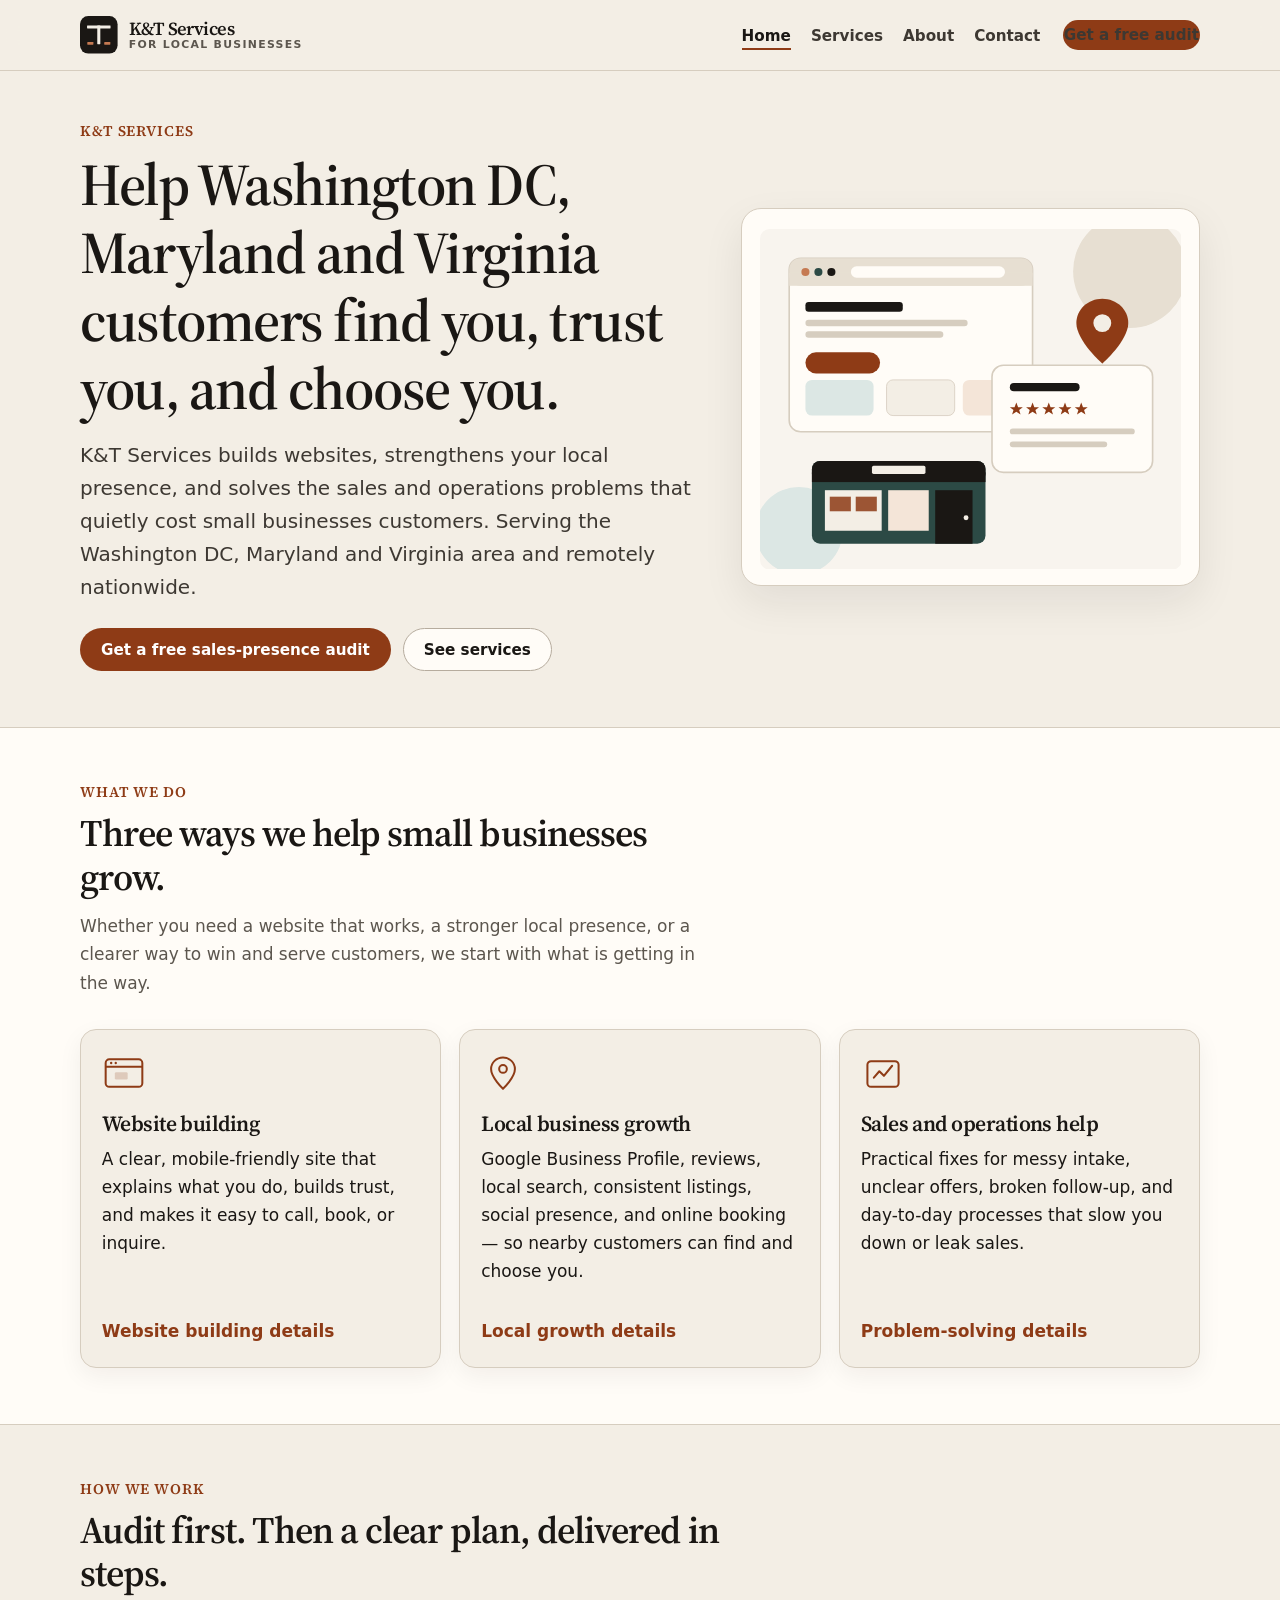
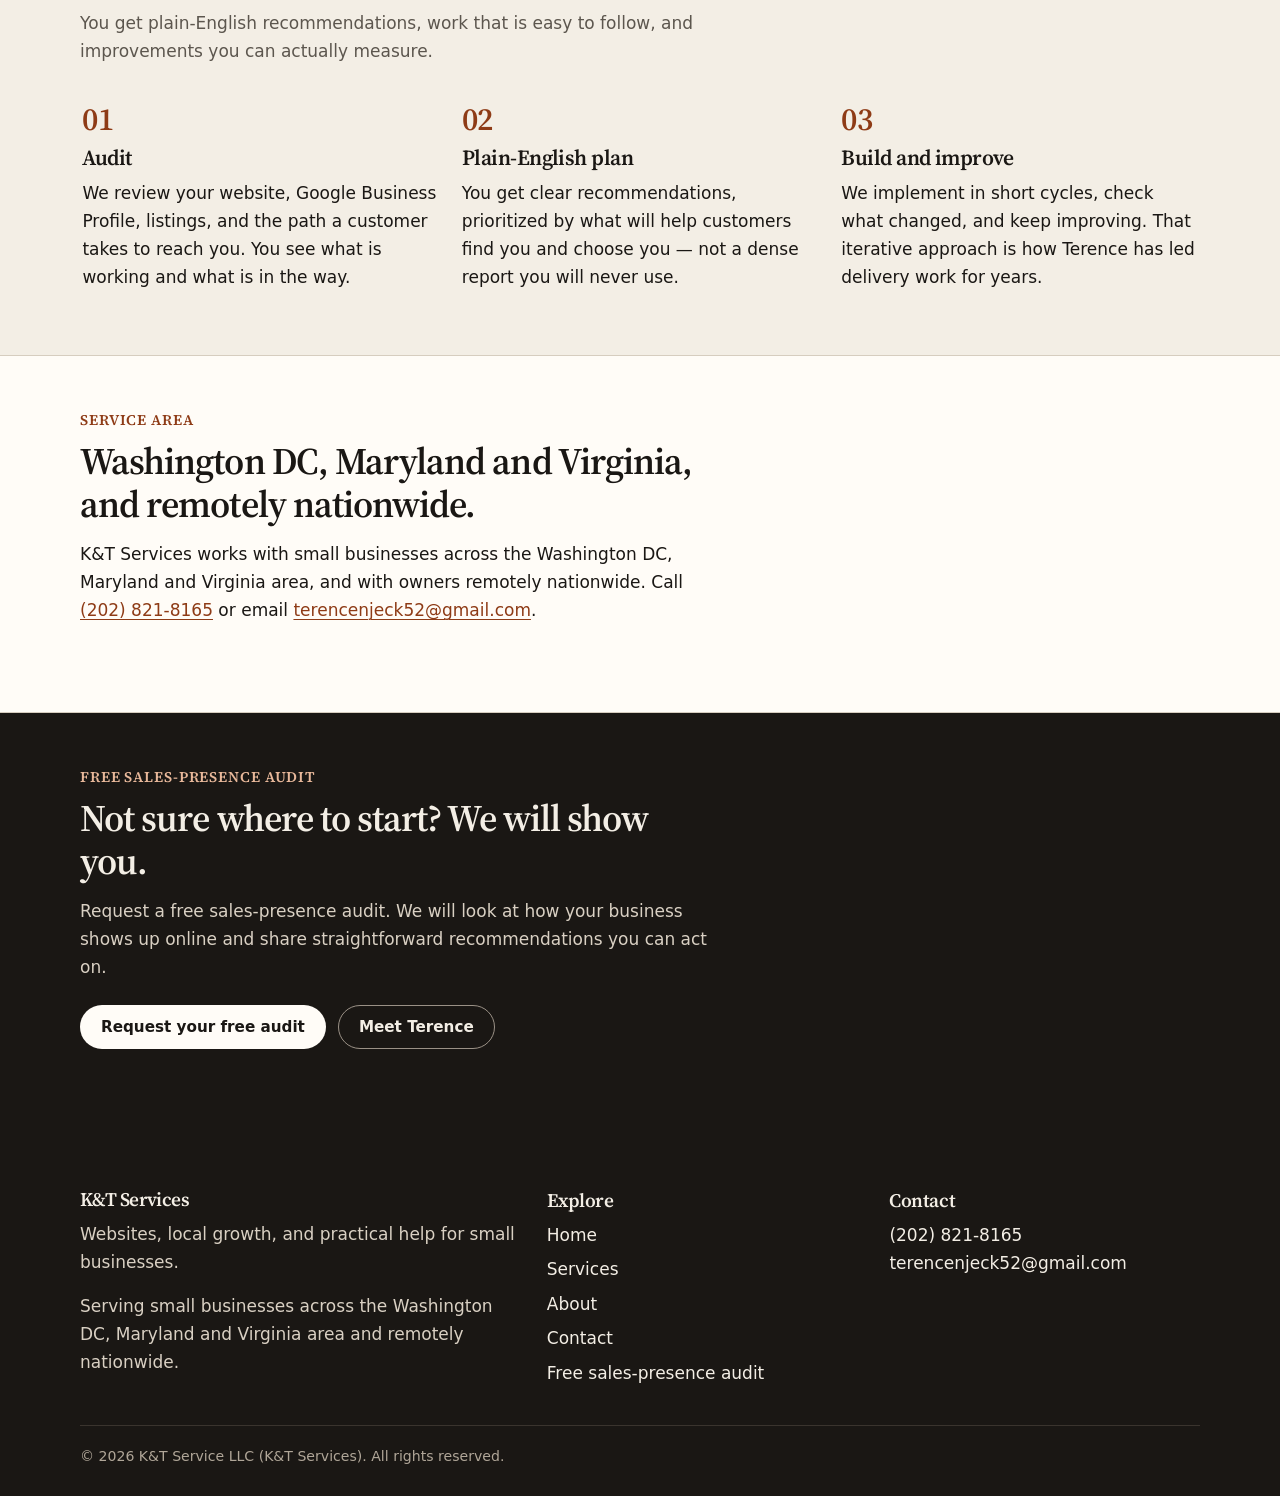
<file: index.html>
<!DOCTYPE html>
<html lang="en">
<head>
  <meta charset="utf-8">
  <meta name="viewport" content="width=device-width, initial-scale=1">
  <title>K&amp;T Services | Websites &amp; Local Growth in DC, MD &amp; VA</title>
  <meta name="description" content="K&amp;T Services builds websites and strengthens local visibility for small businesses in Washington DC, Maryland and Virginia, plus remote help nationwide.">
  <link rel="canonical" href="https://terencengoh.github.io/k-and-t-services/">
  <meta name="theme-color" content="#f3eee5">
  <meta property="og:type" content="website">
  <meta property="og:site_name" content="K&amp;T Services">
  <meta property="og:url" content="https://terencengoh.github.io/k-and-t-services/">
  <meta property="og:locale" content="en_US">
  <meta property="og:title" content="K&amp;T Services | Websites &amp; Local Growth in DC, MD &amp; VA">
  <meta property="og:description" content="K&amp;T Services builds websites and strengthens local visibility for small businesses in Washington DC, Maryland and Virginia, plus remote help nationwide.">
  <meta name="twitter:card" content="summary">
  <meta name="twitter:title" content="K&amp;T Services | Websites &amp; Local Growth in DC, MD &amp; VA">
  <meta name="twitter:description" content="K&amp;T Services builds websites and strengthens local visibility for small businesses in Washington DC, Maryland and Virginia, plus remote help nationwide.">
  <link rel="icon" href="favicon.svg" type="image/svg+xml">
  <link rel="preconnect" href="https://fonts.googleapis.com">
  <link rel="preconnect" href="https://fonts.gstatic.com" crossorigin>
  <link href="https://fonts.googleapis.com/css2?family=Source+Serif+4:opsz,wght@8..60,500;8..60,600;8..60,700&display=swap" rel="stylesheet">
  <link rel="stylesheet" href="css/styles.css">
  <script type="application/ld+json">
{
  "@context": "https://schema.org",
  "@graph": [
    {
      "@type": "ProfessionalService",
      "@id": "https://terencengoh.github.io/k-and-t-services/#business",
      "name": "K&T Services",
      "legalName": "K&T Service LLC",
      "url": "https://terencengoh.github.io/k-and-t-services/",
      "description": "K&T Services builds websites, strengthens local visibility, and helps small businesses with sales and operations. Serving small businesses across the Washington DC, Maryland and Virginia area and remotely nationwide.",
      "telephone": "+1-202-821-8165",
      "email": "terencenjeck52@gmail.com",
      "logo": {
        "@type": "ImageObject",
        "url": "https://terencengoh.github.io/k-and-t-services/favicon.svg"
      },
      "founder": {
        "@type": "Person",
        "name": "Terence Ngoh",
        "url": "https://terencengoh.github.io/k-and-t-services/about.html"
      },
      "areaServed": [
        {
          "@type": "City",
          "name": "Washington, DC"
        },
        {
          "@type": "State",
          "name": "Maryland"
        },
        {
          "@type": "State",
          "name": "Virginia"
        },
        {
          "@type": "Country",
          "name": "United States"
        }
      ],
      "hasOfferCatalog": {
        "@type": "OfferCatalog",
        "name": "Small-business services",
        "itemListElement": [
          {
            "@type": "Offer",
            "itemOffered": {
              "@type": "Service",
              "name": "Website building",
              "description": "A clear, mobile-friendly website that explains what a business does, builds trust, and makes it easy to call, book, or inquire.",
              "url": "https://terencengoh.github.io/k-and-t-services/services.html#websites"
            }
          },
          {
            "@type": "Offer",
            "itemOffered": {
              "@type": "Service",
              "name": "Local business growth",
              "description": "Google Business Profile, reviews, local search, consistent listings, social presence, and online booking so nearby customers can find and choose a business.",
              "url": "https://terencengoh.github.io/k-and-t-services/services.html#local-growth"
            }
          },
          {
            "@type": "Offer",
            "itemOffered": {
              "@type": "Service",
              "name": "Sales and operations help",
              "description": "Practical fixes for messy intake, unclear offers, broken follow-up, and day-to-day processes that slow a small business down or leak sales.",
              "url": "https://terencengoh.github.io/k-and-t-services/services.html#problem-solving"
            }
          },
          {
            "@type": "Offer",
            "itemOffered": {
              "@type": "Service",
              "name": "Free sales-presence audit",
              "description": "A review of how a business shows up online, with straightforward recommendations the owner can act on.",
              "url": "https://terencengoh.github.io/k-and-t-services/contact.html"
            }
          }
        ]
      },
      "contactPoint": {
        "@type": "ContactPoint",
        "telephone": "+1-202-821-8165",
        "email": "terencenjeck52@gmail.com",
        "contactType": "customer support",
        "areaServed": [
          "Washington, DC",
          "Maryland",
          "Virginia",
          "United States"
        ],
        "availableLanguage": "English"
      }
    },
    {
      "@type": "WebSite",
      "@id": "https://terencengoh.github.io/k-and-t-services/#website",
      "url": "https://terencengoh.github.io/k-and-t-services/",
      "name": "K&T Services",
      "publisher": {
        "@id": "https://terencengoh.github.io/k-and-t-services/#business"
      },
      "inLanguage": "en"
    }
  ]
}
  </script>
</head>
<body>
  <a class="skip-link" href="#main">Skip to content</a>
  <header class="site-header">
    <div class="header-inner">
      <a class="logo" href="index.html">
        <svg class="logo-mark" viewBox="0 0 32 32" aria-hidden="true" focusable="false">
  <rect width="32" height="32" rx="7" fill="#1a1714"/>
  <rect x="6" y="8" width="20" height="2.6" rx="0.4" fill="#f3eee5"/>
  <rect x="14.7" y="8" width="2.6" height="16" rx="0.4" fill="#f3eee5"/>
  <rect x="6.2" y="22.2" width="5.2" height="2.2" rx="0.4" fill="#c57a52"/>
  <rect x="20.6" y="22.2" width="5.2" height="2.2" rx="0.4" fill="#c57a52"/>
</svg>
        <span class="wordmark">K&amp;T Services<small>For local businesses</small></span>
      </a>
      <button class="nav-toggle" id="nav-toggle" type="button" aria-expanded="false" aria-controls="site-nav" aria-label="Open menu">
        <span class="nav-toggle-bars"></span>
      </button>
      <nav class="site-nav" id="site-nav" aria-label="Primary">
        <ul>
          <li><a href="index.html" aria-current="page">Home</a></li>
          <li><a href="services.html">Services</a></li>
          <li><a href="about.html">About</a></li>
          <li><a href="contact.html">Contact</a></li>
        </ul>
        <a class="btn header-cta" href="contact.html?service=audit">Get a free audit</a>
      </nav>
    </div>
  </header>
  <main id="main">
    <section class="hero">
      <div class="wrap hero-grid">
        <div>
          <p class="hero-kicker">K&amp;T Services</p>
          <h1>Help Washington DC, Maryland and Virginia customers find you, trust you, and choose you.</h1>
          <p class="lede">K&amp;T Services builds websites, strengthens your local presence, and solves the sales and operations problems that quietly cost small businesses customers. Serving the Washington DC, Maryland and Virginia area and remotely nationwide.</p>
          <div class="btn-row">
            <a class="btn btn-primary" href="contact.html?service=audit">Get a free sales-presence audit</a>
            <a class="btn btn-secondary" href="services.html">See services</a>
          </div>
        </div>
        <div class="hero-art">
          <svg viewBox="0 0 520 420" xmlns="http://www.w3.org/2000/svg" role="img" aria-labelledby="hero-art-title">
  <title id="hero-art-title">A local storefront, a simple website, and customer reviews working together</title>
  <rect x="0" y="0" width="520" height="420" rx="12" fill="#f8f4ee"/>
  <circle cx="456" cy="52" r="70" fill="#e7dfd2"/>
  <circle cx="48" cy="372" r="54" fill="#dce7e4"/>
  <!-- Browser -->
  <g>
    <rect x="36" y="36" width="300" height="214" rx="14" fill="#fffcf7" stroke="#d6cdbf" stroke-width="2"/>
    <rect x="36" y="36" width="300" height="34" rx="14" fill="#e7dfd2"/>
    <rect x="36" y="54" width="300" height="16" fill="#e7dfd2"/>
    <circle cx="56" cy="53" r="5" fill="#c57a52"/>
    <circle cx="72" cy="53" r="5" fill="#2c4a45"/>
    <circle cx="88" cy="53" r="5" fill="#1a1714"/>
    <rect x="112" y="46" width="190" height="14" rx="7" fill="#fffcf7"/>
    <rect x="56" y="90" width="120" height="12" rx="4" fill="#1a1714"/>
    <rect x="56" y="112" width="200" height="8" rx="4" fill="#d6cdbf"/>
    <rect x="56" y="126" width="170" height="8" rx="4" fill="#d6cdbf"/>
    <rect x="56" y="152" width="92" height="26" rx="13" fill="#8e3b16"/>
    <rect x="156" y="186" width="84" height="44" rx="8" fill="#f3eee5" stroke="#d6cdbf"/>
    <rect x="250" y="186" width="64" height="44" rx="8" fill="#f4e5d8"/>
    <rect x="56" y="186" width="84" height="44" rx="8" fill="#dce7e4"/>
  </g>
  <!-- Review card -->
  <g>
    <rect x="286" y="168" width="198" height="132" rx="14" fill="#fffcf7" stroke="#d6cdbf" stroke-width="2"/>
    <rect x="308" y="190" width="86" height="10" rx="5" fill="#1a1714"/>
    <g fill="#8e3b16" transform="translate(308 214)">
      <path d="M8 0l2.2 5.6H16l-4.5 3.4 1.7 5.6L8 11.4 2.8 14.6 4.5 9 0 5.6h5.8z"/>
      <path d="M28 0l2.2 5.6H36l-4.5 3.4 1.7 5.6L28 11.4 22.8 14.6 24.5 9 20 5.6h5.8z"/>
      <path d="M48 0l2.2 5.6H56l-4.5 3.4 1.7 5.6L48 11.4 42.8 14.6 44.5 9 40 5.6h5.8z"/>
      <path d="M68 0l2.2 5.6H76l-4.5 3.4 1.7 5.6L68 11.4 62.8 14.6 64.5 9 60 5.6h5.8z"/>
      <path d="M88 0l2.2 5.6H96l-4.5 3.4 1.7 5.6L88 11.4 82.8 14.6 84.5 9 80 5.6h5.8z"/>
    </g>
    <rect x="308" y="246" width="154" height="7" rx="3.5" fill="#d6cdbf"/>
    <rect x="308" y="262" width="120" height="7" rx="3.5" fill="#d6cdbf"/>
  </g>
  <!-- Storefront -->
  <g>
    <rect x="64" y="286" width="214" height="102" rx="10" fill="#2c4a45"/>
    <rect x="64" y="286" width="214" height="26" fill="#1a1714" rx="10"/>
    <rect x="64" y="300" width="214" height="12" fill="#1a1714"/>
    <rect x="138" y="292" width="66" height="10" rx="2" fill="#f3eee5"/>
    <rect x="80" y="322" width="70" height="50" fill="#f3eee5"/>
    <rect x="158" y="322" width="50" height="50" fill="#f4e5d8"/>
    <rect x="216" y="322" width="46" height="66" fill="#1a1714"/>
    <circle cx="254" cy="356" r="3" fill="#f3eee5"/>
    <rect x="86" y="330" width="26" height="18" fill="#8e3b16" opacity="0.85"/>
    <rect x="118" y="330" width="26" height="18" fill="#8e3b16" opacity="0.85"/>
  </g>
  <!-- Pin -->
  <g transform="translate(390 86)">
    <path fill="#8e3b16" d="M32 0c17.7 0 32 13.4 32 30 0 22-32 50-32 50S0 52 0 30C0 13.4 14.3 0 32 0z"/>
    <circle cx="32" cy="30" r="11" fill="#f3eee5"/>
  </g>
</svg>
        </div>
      </div>
    </section>

    <section class="section band" aria-labelledby="services-heading">
      <div class="wrap">
        <div class="section-head">
          <p class="section-kicker">What we do</p>
          <h2 id="services-heading">Three ways we help small businesses grow.</h2>
          <p class="muted">Whether you need a website that works, a stronger local presence, or a clearer way to win and serve customers, we start with what is getting in the way.</p>
        </div>
        <div class="card-grid">
          <article class="card">
            <svg class="card-icon" viewBox="0 0 48 48" aria-hidden="true" focusable="false">
  <rect x="4" y="8" width="40" height="30" rx="4" fill="none" stroke="currentColor" stroke-width="2.2"/>
  <path d="M4 16h40" fill="none" stroke="currentColor" stroke-width="2.2"/>
  <circle cx="10" cy="12" r="1.3" fill="currentColor"/>
  <circle cx="15" cy="12" r="1.3" fill="currentColor"/>
  <rect x="14" y="22" width="14" height="8" rx="1.5" fill="currentColor" opacity="0.2"/>
</svg>
            <h3>Website building</h3>
            <p>A clear, mobile-friendly site that explains what you do, builds trust, and makes it easy to call, book, or inquire.</p>
            <a class="card-link" href="services.html#websites">Website building details</a>
          </article>
          <article class="card">
            <svg class="card-icon" viewBox="0 0 48 48" aria-hidden="true" focusable="false">
  <path d="M24 6c7.2 0 13 5.6 13 12.6 0 9.3-13 21.4-13 21.4S11 27.9 11 18.6C11 11.6 16.8 6 24 6z" fill="none" stroke="currentColor" stroke-width="2.2"/>
  <circle cx="24" cy="18.5" r="4.2" fill="none" stroke="currentColor" stroke-width="2.2"/>
</svg>
            <h3>Local business growth</h3>
            <p>Google Business Profile, reviews, local search, consistent listings, social presence, and online booking — so nearby customers can find and choose you.</p>
            <a class="card-link" href="services.html#local-growth">Local growth details</a>
          </article>
          <article class="card">
            <svg class="card-icon" viewBox="0 0 48 48" aria-hidden="true" focusable="false">
  <rect x="7" y="10" width="34" height="28" rx="4" fill="none" stroke="currentColor" stroke-width="2.2"/>
  <path d="M14 28l6-7 5 5 9-11" fill="none" stroke="currentColor" stroke-width="2.2" stroke-linecap="round" stroke-linejoin="round"/>
</svg>
            <h3>Sales and operations help</h3>
            <p>Practical fixes for messy intake, unclear offers, broken follow-up, and day-to-day processes that slow you down or leak sales.</p>
            <a class="card-link" href="services.html#problem-solving">Problem-solving details</a>
          </article>
        </div>
      </div>
    </section>

    <section class="section" aria-labelledby="how-heading">
      <div class="wrap">
        <div class="section-head">
          <p class="section-kicker">How we work</p>
          <h2 id="how-heading">Audit first. Then a clear plan, delivered in steps.</h2>
          <p class="muted">You get plain-English recommendations, work that is easy to follow, and improvements you can actually measure.</p>
        </div>
        <div class="steps">
          <article class="step">
            <span class="step-num">01</span>
            <h3>Audit</h3>
            <p>We review your website, Google Business Profile, listings, and the path a customer takes to reach you. You see what is working and what is in the way.</p>
          </article>
          <article class="step">
            <span class="step-num">02</span>
            <h3>Plain-English plan</h3>
            <p>You get clear recommendations, prioritized by what will help customers find you and choose you — not a dense report you will never use.</p>
          </article>
          <article class="step">
            <span class="step-num">03</span>
            <h3>Build and improve</h3>
            <p>We implement in short cycles, check what changed, and keep improving. That iterative approach is how Terence has led delivery work for years.</p>
          </article>
        </div>
      </div>
    </section>

    <section class="section band" aria-labelledby="area-heading">
      <div class="wrap">
        <div class="section-head">
          <p class="section-kicker">Service area</p>
          <h2 id="area-heading">Washington DC, Maryland and Virginia, and remotely nationwide.</h2>
          <p>K&amp;T Services works with small businesses across the Washington DC, Maryland and Virginia area, and with owners remotely nationwide. Call <a href="tel:+12028218165">(202) 821-8165</a> or email <a href="mailto:terencenjeck52@gmail.com">terencenjeck52@gmail.com</a>.</p>
        </div>
      </div>
    </section>

    <section class="section band-ink" aria-labelledby="audit-heading">
      <div class="wrap">
        <div class="section-head">
          <p class="section-kicker">Free sales-presence audit</p>
          <h2 id="audit-heading">Not sure where to start? We will show you.</h2>
          <p>Request a free sales-presence audit. We will look at how your business shows up online and share straightforward recommendations you can act on.</p>
          <div class="btn-row">
            <a class="btn btn-light" href="contact.html?service=audit">Request your free audit</a>
            <a class="btn btn-ghost" href="about.html">Meet Terence</a>
          </div>
        </div>
      </div>
    </section>
  </main>
  <footer class="site-footer">
    <div class="wrap footer-grid">
      <div>
        <p class="wordmark">K&amp;T Services</p>
        <p>Websites, local growth, and practical help for small businesses.</p>
        <p>Serving small businesses across the Washington DC, Maryland and Virginia area and remotely nationwide.</p>
      </div>
      <nav class="footer-nav" aria-label="Footer">
        <h2>Explore</h2>
        <ul>
          <li><a href="index.html">Home</a></li>
          <li><a href="services.html">Services</a></li>
          <li><a href="about.html">About</a></li>
          <li><a href="contact.html">Contact</a></li>
          <li><a href="contact.html?service=audit">Free sales-presence audit</a></li>
        </ul>
      </nav>
      <div class="footer-contact">
        <h2>Contact</h2>
        <p><a href="tel:+12028218165">(202) 821-8165</a></p>
        <p><a href="mailto:terencenjeck52@gmail.com">terencenjeck52@gmail.com</a></p>
      </div>
    </div>
    <div class="wrap footer-meta">
      <p>&copy; <span data-year>2026</span> K&amp;T Service LLC (K&amp;T Services). All rights reserved.</p>
    </div>
  </footer>
  <script src="js/main.js" defer></script>
</body>
</html>
</file>
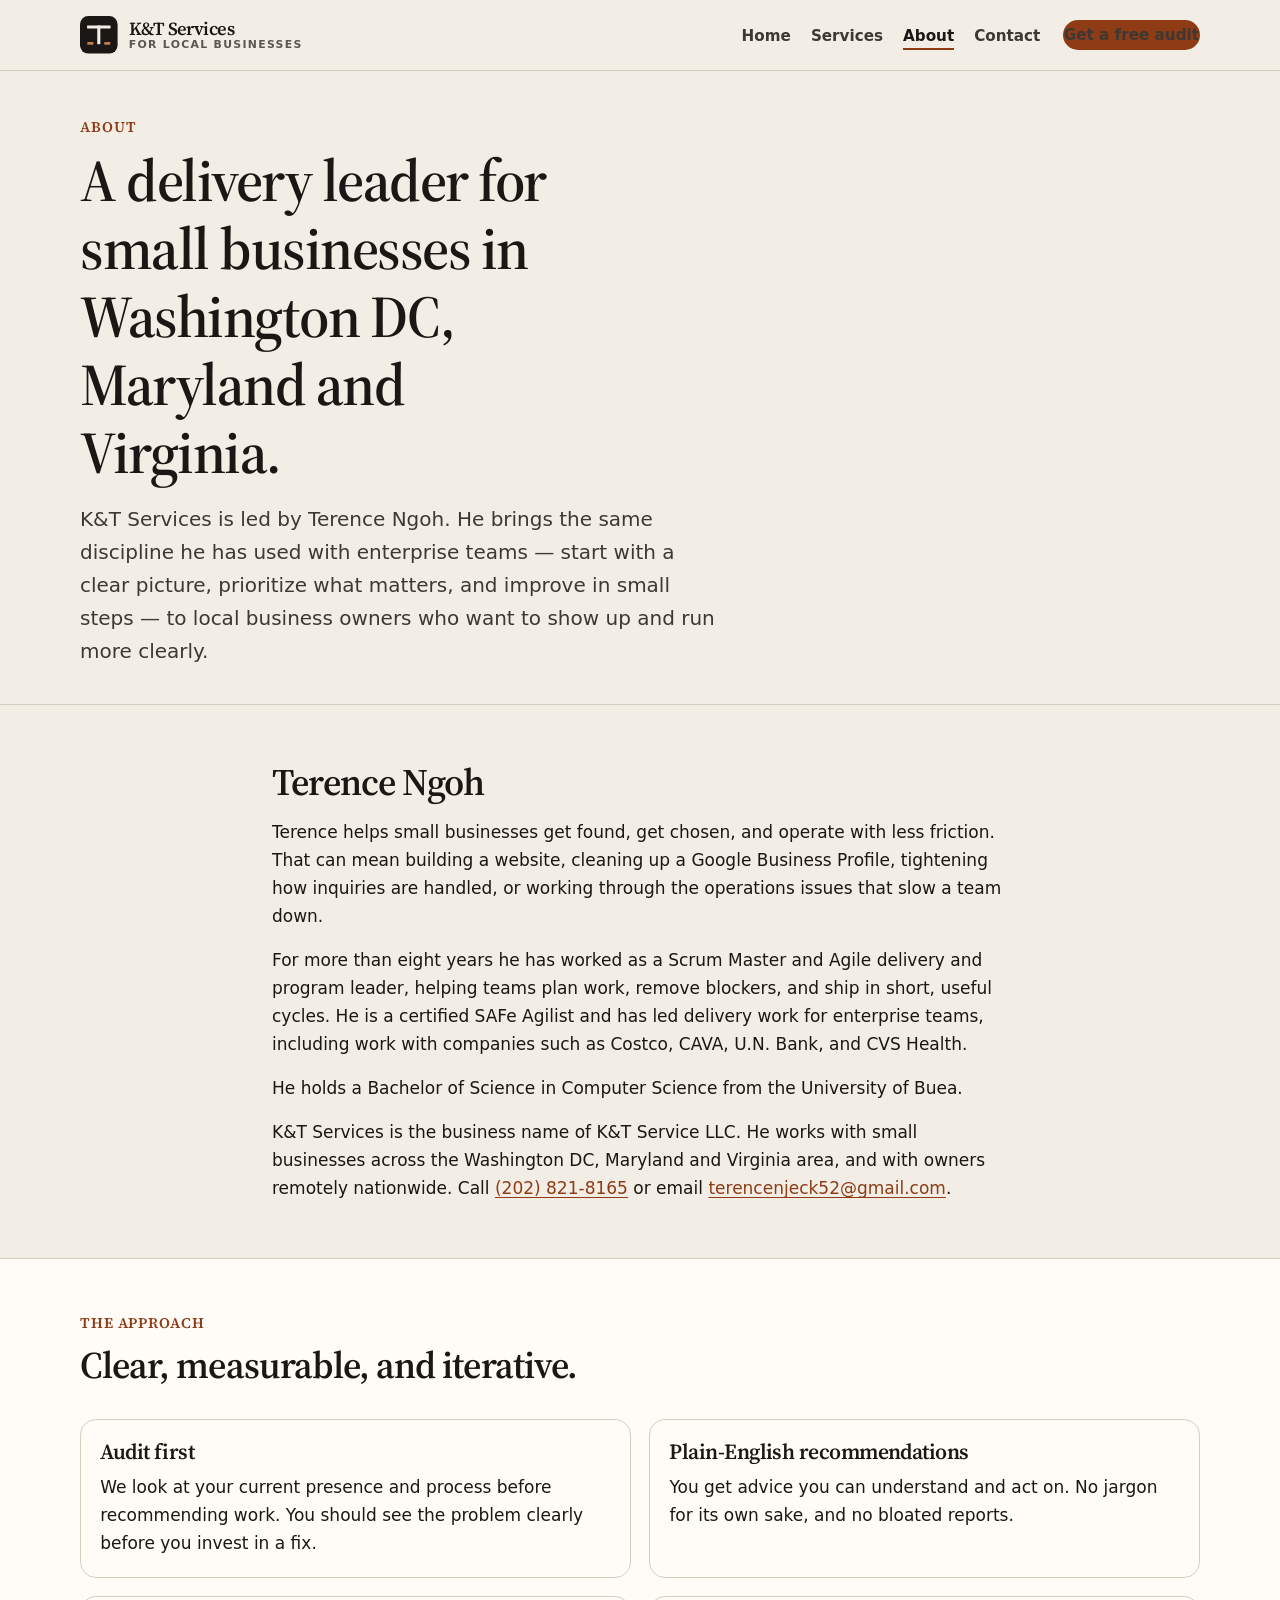
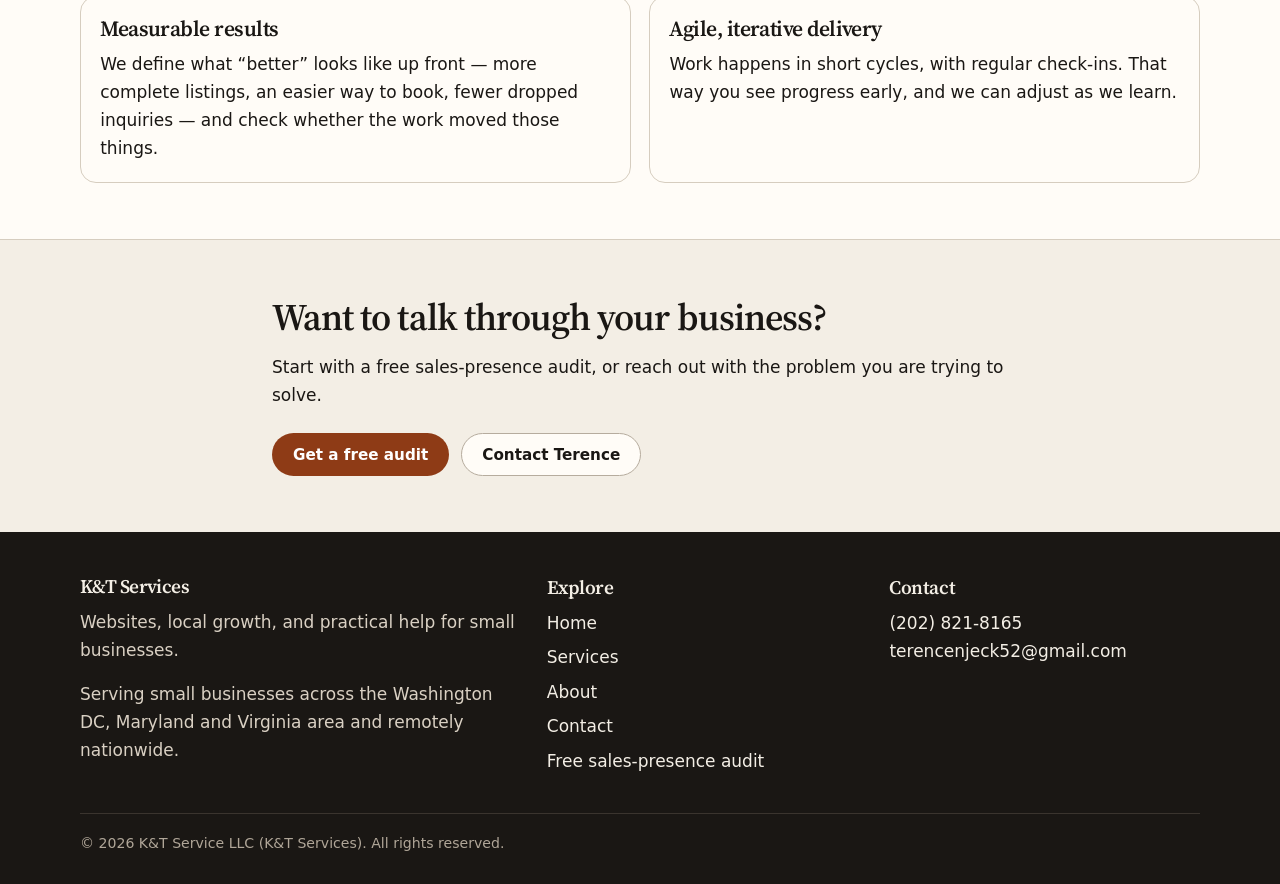
<file: about.html>
<!DOCTYPE html>
<html lang="en">
<head>
  <meta charset="utf-8">
  <meta name="viewport" content="width=device-width, initial-scale=1">
  <title>About Terence Ngoh | K&amp;T Services in DC, Maryland &amp; Virginia</title>
  <meta name="description" content="Terence Ngoh leads K&amp;T Services (K&amp;T Service LLC) and helps Washington DC, Maryland and Virginia businesses with websites, local visibility, and operations.">
  <link rel="canonical" href="https://terencengoh.github.io/k-and-t-services/about.html">
  <meta name="theme-color" content="#f3eee5">
  <meta property="og:type" content="website">
  <meta property="og:site_name" content="K&amp;T Services">
  <meta property="og:url" content="https://terencengoh.github.io/k-and-t-services/about.html">
  <meta property="og:locale" content="en_US">
  <meta property="og:title" content="About Terence Ngoh | K&amp;T Services in DC, Maryland &amp; Virginia">
  <meta property="og:description" content="Terence Ngoh leads K&amp;T Services (K&amp;T Service LLC) and helps Washington DC, Maryland and Virginia businesses with websites, local visibility, and operations.">
  <meta name="twitter:card" content="summary">
  <meta name="twitter:title" content="About Terence Ngoh | K&amp;T Services in DC, Maryland &amp; Virginia">
  <meta name="twitter:description" content="Terence Ngoh leads K&amp;T Services (K&amp;T Service LLC) and helps Washington DC, Maryland and Virginia businesses with websites, local visibility, and operations.">
  <link rel="icon" href="favicon.svg" type="image/svg+xml">
  <link rel="preconnect" href="https://fonts.googleapis.com">
  <link rel="preconnect" href="https://fonts.gstatic.com" crossorigin>
  <link href="https://fonts.googleapis.com/css2?family=Source+Serif+4:opsz,wght@8..60,500;8..60,600;8..60,700&display=swap" rel="stylesheet">
  <link rel="stylesheet" href="css/styles.css">
  <script type="application/ld+json">
{
  "@context": "https://schema.org",
  "@graph": [
    {
      "@type": "ProfessionalService",
      "@id": "https://terencengoh.github.io/k-and-t-services/#business",
      "name": "K&T Services",
      "legalName": "K&T Service LLC",
      "url": "https://terencengoh.github.io/k-and-t-services/",
      "description": "K&T Services builds websites, strengthens local visibility, and helps small businesses with sales and operations. Serving small businesses across the Washington DC, Maryland and Virginia area and remotely nationwide.",
      "telephone": "+1-202-821-8165",
      "email": "terencenjeck52@gmail.com",
      "logo": {
        "@type": "ImageObject",
        "url": "https://terencengoh.github.io/k-and-t-services/favicon.svg"
      },
      "founder": {
        "@type": "Person",
        "name": "Terence Ngoh",
        "url": "https://terencengoh.github.io/k-and-t-services/about.html"
      },
      "areaServed": [
        {
          "@type": "City",
          "name": "Washington, DC"
        },
        {
          "@type": "State",
          "name": "Maryland"
        },
        {
          "@type": "State",
          "name": "Virginia"
        },
        {
          "@type": "Country",
          "name": "United States"
        }
      ],
      "hasOfferCatalog": {
        "@type": "OfferCatalog",
        "name": "Small-business services",
        "itemListElement": [
          {
            "@type": "Offer",
            "itemOffered": {
              "@type": "Service",
              "name": "Website building",
              "description": "A clear, mobile-friendly website that explains what a business does, builds trust, and makes it easy to call, book, or inquire.",
              "url": "https://terencengoh.github.io/k-and-t-services/services.html#websites"
            }
          },
          {
            "@type": "Offer",
            "itemOffered": {
              "@type": "Service",
              "name": "Local business growth",
              "description": "Google Business Profile, reviews, local search, consistent listings, social presence, and online booking so nearby customers can find and choose a business.",
              "url": "https://terencengoh.github.io/k-and-t-services/services.html#local-growth"
            }
          },
          {
            "@type": "Offer",
            "itemOffered": {
              "@type": "Service",
              "name": "Sales and operations help",
              "description": "Practical fixes for messy intake, unclear offers, broken follow-up, and day-to-day processes that slow a small business down or leak sales.",
              "url": "https://terencengoh.github.io/k-and-t-services/services.html#problem-solving"
            }
          },
          {
            "@type": "Offer",
            "itemOffered": {
              "@type": "Service",
              "name": "Free sales-presence audit",
              "description": "A review of how a business shows up online, with straightforward recommendations the owner can act on.",
              "url": "https://terencengoh.github.io/k-and-t-services/contact.html"
            }
          }
        ]
      },
      "contactPoint": {
        "@type": "ContactPoint",
        "telephone": "+1-202-821-8165",
        "email": "terencenjeck52@gmail.com",
        "contactType": "customer support",
        "areaServed": [
          "Washington, DC",
          "Maryland",
          "Virginia",
          "United States"
        ],
        "availableLanguage": "English"
      }
    },
    {
      "@type": "WebSite",
      "@id": "https://terencengoh.github.io/k-and-t-services/#website",
      "url": "https://terencengoh.github.io/k-and-t-services/",
      "name": "K&T Services",
      "publisher": {
        "@id": "https://terencengoh.github.io/k-and-t-services/#business"
      },
      "inLanguage": "en"
    }
  ]
}
  </script>
</head>
<body>
  <a class="skip-link" href="#main">Skip to content</a>
  <header class="site-header">
    <div class="header-inner">
      <a class="logo" href="index.html">
        <svg class="logo-mark" viewBox="0 0 32 32" aria-hidden="true" focusable="false">
  <rect width="32" height="32" rx="7" fill="#1a1714"/>
  <rect x="6" y="8" width="20" height="2.6" rx="0.4" fill="#f3eee5"/>
  <rect x="14.7" y="8" width="2.6" height="16" rx="0.4" fill="#f3eee5"/>
  <rect x="6.2" y="22.2" width="5.2" height="2.2" rx="0.4" fill="#c57a52"/>
  <rect x="20.6" y="22.2" width="5.2" height="2.2" rx="0.4" fill="#c57a52"/>
</svg>
        <span class="wordmark">K&amp;T Services<small>For local businesses</small></span>
      </a>
      <button class="nav-toggle" id="nav-toggle" type="button" aria-expanded="false" aria-controls="site-nav" aria-label="Open menu">
        <span class="nav-toggle-bars"></span>
      </button>
      <nav class="site-nav" id="site-nav" aria-label="Primary">
        <ul>
          <li><a href="index.html">Home</a></li>
          <li><a href="services.html">Services</a></li>
          <li><a href="about.html" aria-current="page">About</a></li>
          <li><a href="contact.html">Contact</a></li>
        </ul>
        <a class="btn header-cta" href="contact.html?service=audit">Get a free audit</a>
      </nav>
    </div>
  </header>
  <main id="main">
    <header class="page-hero">
      <div class="wrap">
        <p class="section-kicker">About</p>
        <h1>A delivery leader for small businesses in Washington DC, Maryland and Virginia.</h1>
        <p class="lede">K&amp;T Services is led by Terence Ngoh. He brings the same discipline he has used with enterprise teams — start with a clear picture, prioritize what matters, and improve in small steps — to local business owners who want to show up and run more clearly.</p>
      </div>
    </header>

    <section class="section" aria-labelledby="about-terence">
      <div class="wrap-narrow">
        <h2 id="about-terence">Terence Ngoh</h2>
        <p>Terence helps small businesses get found, get chosen, and operate with less friction. That can mean building a website, cleaning up a Google Business Profile, tightening how inquiries are handled, or working through the operations issues that slow a team down.</p>
        <p>For more than eight years he has worked as a Scrum Master and Agile delivery and program leader, helping teams plan work, remove blockers, and ship in short, useful cycles. He is a certified SAFe Agilist and has led delivery work for enterprise teams, including work with companies such as Costco, CAVA, U.N. Bank, and CVS Health.</p>
        <p>He holds a Bachelor of Science in Computer Science from the University of Buea.</p>
        <p>K&amp;T Services is the business name of K&amp;T Service LLC. He works with small businesses across the Washington DC, Maryland and Virginia area, and with owners remotely nationwide. Call <a href="tel:+12028218165">(202) 821-8165</a> or email <a href="mailto:terencenjeck52@gmail.com">terencenjeck52@gmail.com</a>.</p>
      </div>
    </section>

    <section class="section band" aria-labelledby="approach-heading">
      <div class="wrap">
        <div class="section-head">
          <p class="section-kicker">The approach</p>
          <h2 id="approach-heading">Clear, measurable, and iterative.</h2>
        </div>
        <div class="approach-grid">
          <article class="approach-item">
            <h3>Audit first</h3>
            <p>We look at your current presence and process before recommending work. You should see the problem clearly before you invest in a fix.</p>
          </article>
          <article class="approach-item">
            <h3>Plain-English recommendations</h3>
            <p>You get advice you can understand and act on. No jargon for its own sake, and no bloated reports.</p>
          </article>
          <article class="approach-item">
            <h3>Measurable results</h3>
            <p>We define what “better” looks like up front — more complete listings, an easier way to book, fewer dropped inquiries — and check whether the work moved those things.</p>
          </article>
          <article class="approach-item">
            <h3>Agile, iterative delivery</h3>
            <p>Work happens in short cycles, with regular check-ins. That way you see progress early, and we can adjust as we learn.</p>
          </article>
        </div>
      </div>
    </section>

    <section class="section" aria-labelledby="about-cta">
      <div class="wrap-narrow">
        <h2 id="about-cta">Want to talk through your business?</h2>
        <p>Start with a free sales-presence audit, or reach out with the problem you are trying to solve.</p>
        <div class="btn-row">
          <a class="btn btn-primary" href="contact.html?service=audit">Get a free audit</a>
          <a class="btn btn-secondary" href="contact.html">Contact Terence</a>
        </div>
      </div>
    </section>
  </main>
  <footer class="site-footer">
    <div class="wrap footer-grid">
      <div>
        <p class="wordmark">K&amp;T Services</p>
        <p>Websites, local growth, and practical help for small businesses.</p>
        <p>Serving small businesses across the Washington DC, Maryland and Virginia area and remotely nationwide.</p>
      </div>
      <nav class="footer-nav" aria-label="Footer">
        <h2>Explore</h2>
        <ul>
          <li><a href="index.html">Home</a></li>
          <li><a href="services.html">Services</a></li>
          <li><a href="about.html">About</a></li>
          <li><a href="contact.html">Contact</a></li>
          <li><a href="contact.html?service=audit">Free sales-presence audit</a></li>
        </ul>
      </nav>
      <div class="footer-contact">
        <h2>Contact</h2>
        <p><a href="tel:+12028218165">(202) 821-8165</a></p>
        <p><a href="mailto:terencenjeck52@gmail.com">terencenjeck52@gmail.com</a></p>
      </div>
    </div>
    <div class="wrap footer-meta">
      <p>&copy; <span data-year>2026</span> K&amp;T Service LLC (K&amp;T Services). All rights reserved.</p>
    </div>
  </footer>
  <script src="js/main.js" defer></script>
</body>
</html>
</file>
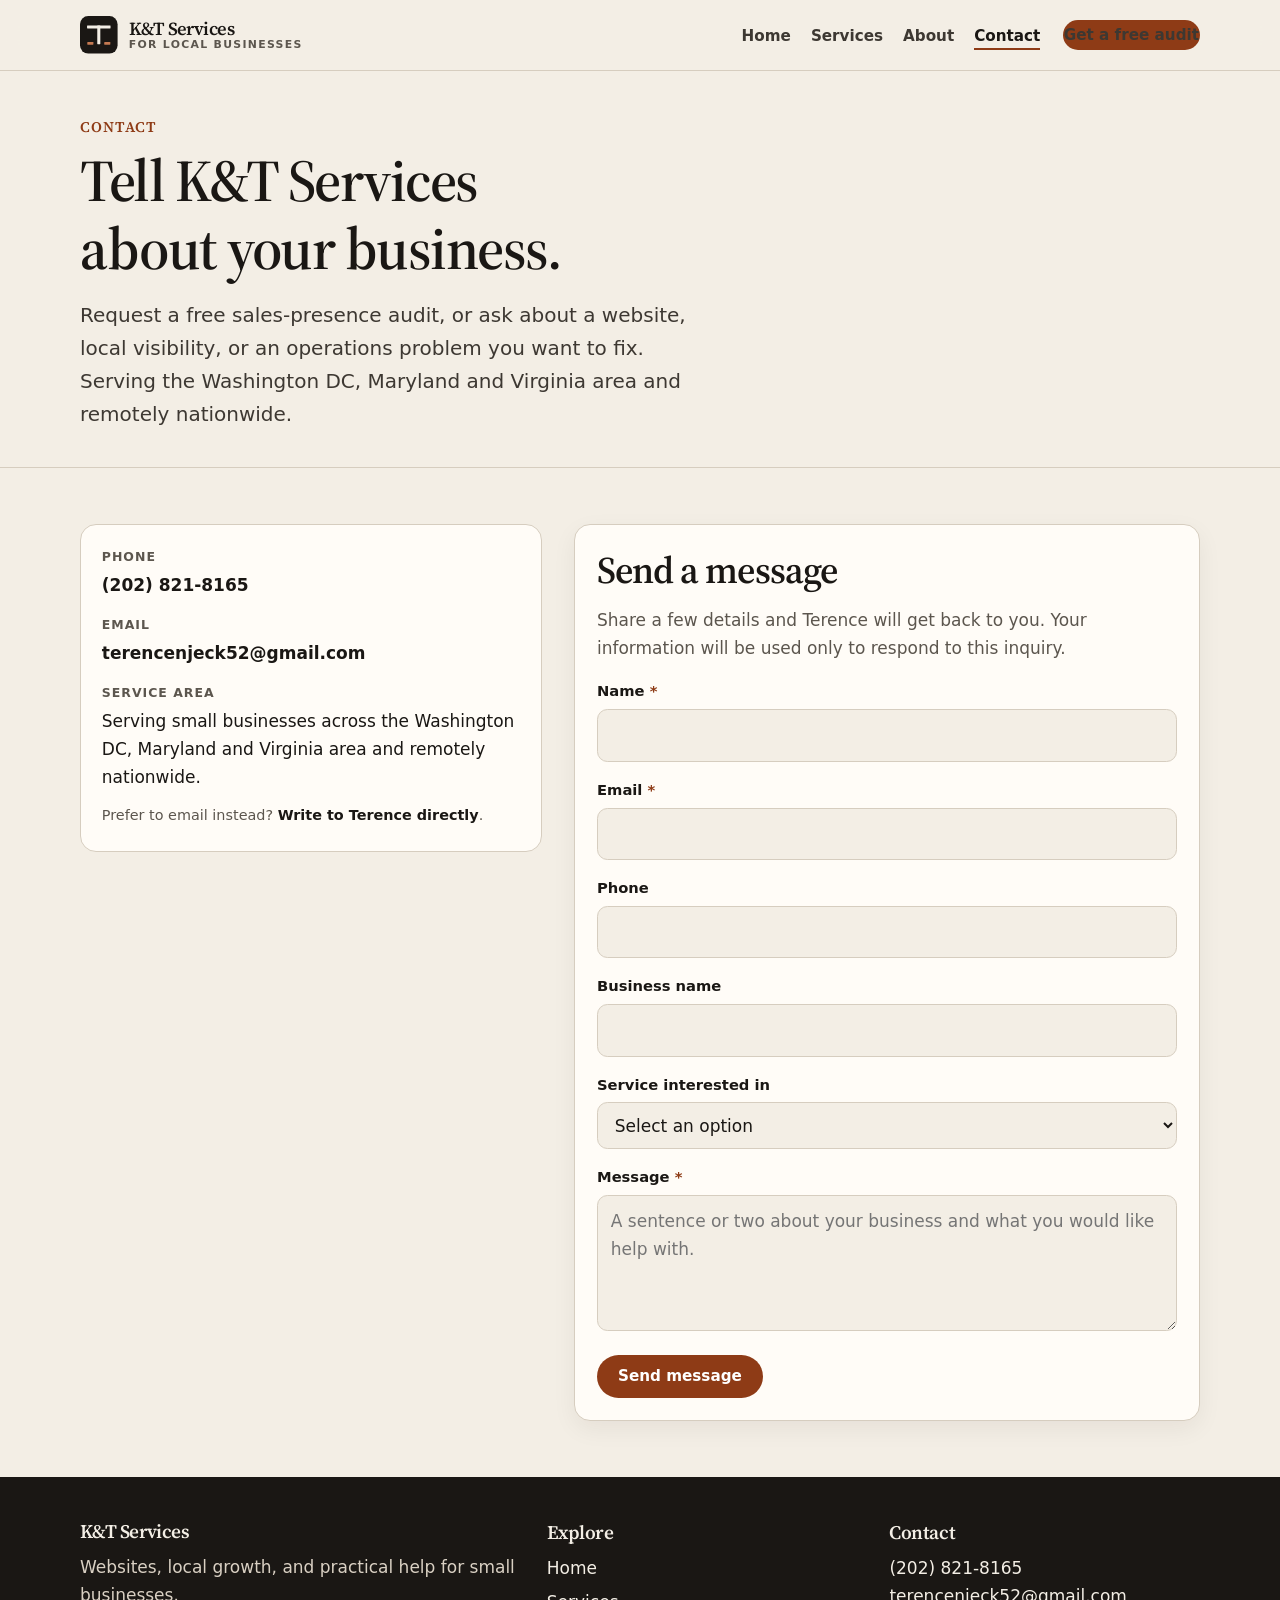
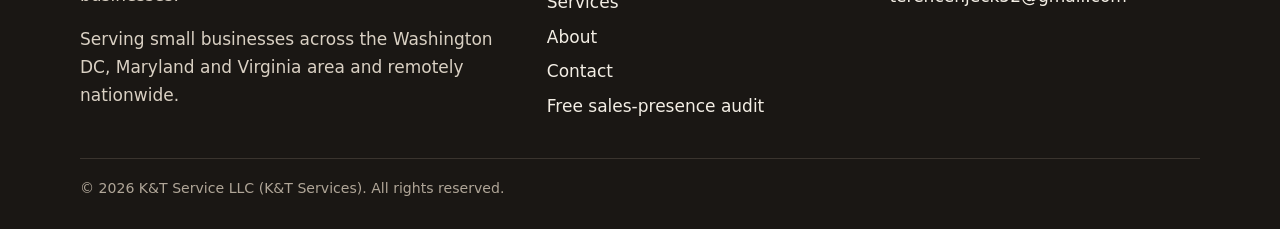
<file: contact.html>
<!DOCTYPE html>
<html lang="en">
<head>
  <meta charset="utf-8">
  <meta name="viewport" content="width=device-width, initial-scale=1">
  <title>Contact K&amp;T Services in DC, Maryland and Virginia</title>
  <meta name="description" content="Call (202) 821-8165 or email terencenjeck52@gmail.com to request a free sales-presence audit from K&amp;T Services in Washington DC, Maryland and Virginia.">
  <link rel="canonical" href="https://terencengoh.github.io/k-and-t-services/contact.html">
  <meta name="theme-color" content="#f3eee5">
  <meta property="og:type" content="website">
  <meta property="og:site_name" content="K&amp;T Services">
  <meta property="og:url" content="https://terencengoh.github.io/k-and-t-services/contact.html">
  <meta property="og:locale" content="en_US">
  <meta property="og:title" content="Contact K&amp;T Services in DC, Maryland and Virginia">
  <meta property="og:description" content="Call (202) 821-8165 or email terencenjeck52@gmail.com to request a free sales-presence audit from K&amp;T Services in Washington DC, Maryland and Virginia.">
  <meta name="twitter:card" content="summary">
  <meta name="twitter:title" content="Contact K&amp;T Services in DC, Maryland and Virginia">
  <meta name="twitter:description" content="Call (202) 821-8165 or email terencenjeck52@gmail.com to request a free sales-presence audit from K&amp;T Services in Washington DC, Maryland and Virginia.">
  <link rel="icon" href="favicon.svg" type="image/svg+xml">
  <link rel="preconnect" href="https://fonts.googleapis.com">
  <link rel="preconnect" href="https://fonts.gstatic.com" crossorigin>
  <link href="https://fonts.googleapis.com/css2?family=Source+Serif+4:opsz,wght@8..60,500;8..60,600;8..60,700&display=swap" rel="stylesheet">
  <link rel="stylesheet" href="css/styles.css">
  <script type="application/ld+json">
{
  "@context": "https://schema.org",
  "@graph": [
    {
      "@type": "ProfessionalService",
      "@id": "https://terencengoh.github.io/k-and-t-services/#business",
      "name": "K&T Services",
      "legalName": "K&T Service LLC",
      "url": "https://terencengoh.github.io/k-and-t-services/",
      "description": "K&T Services builds websites, strengthens local visibility, and helps small businesses with sales and operations. Serving small businesses across the Washington DC, Maryland and Virginia area and remotely nationwide.",
      "telephone": "+1-202-821-8165",
      "email": "terencenjeck52@gmail.com",
      "logo": {
        "@type": "ImageObject",
        "url": "https://terencengoh.github.io/k-and-t-services/favicon.svg"
      },
      "founder": {
        "@type": "Person",
        "name": "Terence Ngoh",
        "url": "https://terencengoh.github.io/k-and-t-services/about.html"
      },
      "areaServed": [
        {
          "@type": "City",
          "name": "Washington, DC"
        },
        {
          "@type": "State",
          "name": "Maryland"
        },
        {
          "@type": "State",
          "name": "Virginia"
        },
        {
          "@type": "Country",
          "name": "United States"
        }
      ],
      "hasOfferCatalog": {
        "@type": "OfferCatalog",
        "name": "Small-business services",
        "itemListElement": [
          {
            "@type": "Offer",
            "itemOffered": {
              "@type": "Service",
              "name": "Website building",
              "description": "A clear, mobile-friendly website that explains what a business does, builds trust, and makes it easy to call, book, or inquire.",
              "url": "https://terencengoh.github.io/k-and-t-services/services.html#websites"
            }
          },
          {
            "@type": "Offer",
            "itemOffered": {
              "@type": "Service",
              "name": "Local business growth",
              "description": "Google Business Profile, reviews, local search, consistent listings, social presence, and online booking so nearby customers can find and choose a business.",
              "url": "https://terencengoh.github.io/k-and-t-services/services.html#local-growth"
            }
          },
          {
            "@type": "Offer",
            "itemOffered": {
              "@type": "Service",
              "name": "Sales and operations help",
              "description": "Practical fixes for messy intake, unclear offers, broken follow-up, and day-to-day processes that slow a small business down or leak sales.",
              "url": "https://terencengoh.github.io/k-and-t-services/services.html#problem-solving"
            }
          },
          {
            "@type": "Offer",
            "itemOffered": {
              "@type": "Service",
              "name": "Free sales-presence audit",
              "description": "A review of how a business shows up online, with straightforward recommendations the owner can act on.",
              "url": "https://terencengoh.github.io/k-and-t-services/contact.html"
            }
          }
        ]
      },
      "contactPoint": {
        "@type": "ContactPoint",
        "telephone": "+1-202-821-8165",
        "email": "terencenjeck52@gmail.com",
        "contactType": "customer support",
        "areaServed": [
          "Washington, DC",
          "Maryland",
          "Virginia",
          "United States"
        ],
        "availableLanguage": "English"
      }
    },
    {
      "@type": "WebSite",
      "@id": "https://terencengoh.github.io/k-and-t-services/#website",
      "url": "https://terencengoh.github.io/k-and-t-services/",
      "name": "K&T Services",
      "publisher": {
        "@id": "https://terencengoh.github.io/k-and-t-services/#business"
      },
      "inLanguage": "en"
    }
  ]
}
  </script>
</head>
<body>
  <a class="skip-link" href="#main">Skip to content</a>
  <header class="site-header">
    <div class="header-inner">
      <a class="logo" href="index.html">
        <svg class="logo-mark" viewBox="0 0 32 32" aria-hidden="true" focusable="false">
  <rect width="32" height="32" rx="7" fill="#1a1714"/>
  <rect x="6" y="8" width="20" height="2.6" rx="0.4" fill="#f3eee5"/>
  <rect x="14.7" y="8" width="2.6" height="16" rx="0.4" fill="#f3eee5"/>
  <rect x="6.2" y="22.2" width="5.2" height="2.2" rx="0.4" fill="#c57a52"/>
  <rect x="20.6" y="22.2" width="5.2" height="2.2" rx="0.4" fill="#c57a52"/>
</svg>
        <span class="wordmark">K&amp;T Services<small>For local businesses</small></span>
      </a>
      <button class="nav-toggle" id="nav-toggle" type="button" aria-expanded="false" aria-controls="site-nav" aria-label="Open menu">
        <span class="nav-toggle-bars"></span>
      </button>
      <nav class="site-nav" id="site-nav" aria-label="Primary">
        <ul>
          <li><a href="index.html">Home</a></li>
          <li><a href="services.html">Services</a></li>
          <li><a href="about.html">About</a></li>
          <li><a href="contact.html" aria-current="page">Contact</a></li>
        </ul>
        <a class="btn header-cta" href="contact.html?service=audit">Get a free audit</a>
      </nav>
    </div>
  </header>
  <main id="main">
    <header class="page-hero">
      <div class="wrap">
        <p class="section-kicker">Contact</p>
        <h1>Tell K&amp;T Services about your business.</h1>
        <p class="lede">Request a free sales-presence audit, or ask about a website, local visibility, or an operations problem you want to fix. Serving the Washington DC, Maryland and Virginia area and remotely nationwide.</p>
      </div>
    </header>

    <section class="section">
      <div class="wrap contact-grid">
        <aside class="contact-details">
          <dl>
            <dt>Phone</dt>
            <dd><a href="tel:+12028218165">(202) 821-8165</a></dd>
            <dt>Email</dt>
            <dd><a href="mailto:terencenjeck52@gmail.com?subject=K%26T%20Services%20inquiry">terencenjeck52@gmail.com</a></dd>
            <dt>Service area</dt>
            <dd>Serving small businesses across the Washington DC, Maryland and Virginia area and remotely nationwide.</dd>
          </dl>
          <p class="form-note">Prefer to email instead? <a href="mailto:terencenjeck52@gmail.com?subject=K%26T%20Services%20inquiry">Write to Terence directly</a>.</p>
        </aside>

        <div class="form-card">
          <h2>Send a message</h2>
          <p class="muted" style="margin-bottom:1.1rem">Share a few details and Terence will get back to you. Your information will be used only to respond to this inquiry.</p>
          <p class="form-status" id="form-status" hidden></p>
          <form id="contact-form" action="https://formsubmit.co/terencenjeck52@gmail.com" method="POST">
            <input type="hidden" name="_subject" value="K&amp;T Services website inquiry">
            <input type="hidden" name="_template" value="table">
            <input type="hidden" name="_captcha" value="false">
            <input type="hidden" name="_next" value="https://terencengoh.github.io/k-and-t-services/thank-you.html">
            <div class="honeypot">
              <label for="website-url">Leave this field blank</label>
              <input type="text" id="website-url" name="_honey" tabindex="-1" autocomplete="off">
            </div>

            <div class="form-row">
              <label for="name">Name <span class="req">*</span></label>
              <input type="text" id="name" name="name" autocomplete="name" required>
            </div>
            <div class="form-row">
              <label for="email">Email <span class="req">*</span></label>
              <input type="email" id="email" name="email" autocomplete="email" required>
            </div>
            <div class="form-row">
              <label for="phone">Phone</label>
              <input type="tel" id="phone" name="phone" autocomplete="tel">
            </div>
            <div class="form-row">
              <label for="business">Business name</label>
              <input type="text" id="business" name="business name" autocomplete="organization">
            </div>
            <div class="form-row">
              <label for="service">Service interested in</label>
              <select id="service" name="service interested in">
                <option value="">Select an option</option>
                <option value="Free sales-presence audit">Free sales-presence audit</option>
                <option value="Website building">Website building</option>
                <option value="Local business growth">Local business growth</option>
                <option value="Small business problem-solving">Small business problem-solving</option>
                <option value="Not sure / something else">Not sure / something else</option>
              </select>
            </div>
            <div class="form-row">
              <label for="message">Message <span class="req">*</span></label>
              <textarea id="message" name="message" required placeholder="A sentence or two about your business and what you would like help with."></textarea>
            </div>
            <button class="btn btn-primary" type="submit">Send message</button>
          </form>
        </div>
      </div>
    </section>
  </main>
  <footer class="site-footer">
    <div class="wrap footer-grid">
      <div>
        <p class="wordmark">K&amp;T Services</p>
        <p>Websites, local growth, and practical help for small businesses.</p>
        <p>Serving small businesses across the Washington DC, Maryland and Virginia area and remotely nationwide.</p>
      </div>
      <nav class="footer-nav" aria-label="Footer">
        <h2>Explore</h2>
        <ul>
          <li><a href="index.html">Home</a></li>
          <li><a href="services.html">Services</a></li>
          <li><a href="about.html">About</a></li>
          <li><a href="contact.html">Contact</a></li>
          <li><a href="contact.html?service=audit">Free sales-presence audit</a></li>
        </ul>
      </nav>
      <div class="footer-contact">
        <h2>Contact</h2>
        <p><a href="tel:+12028218165">(202) 821-8165</a></p>
        <p><a href="mailto:terencenjeck52@gmail.com">terencenjeck52@gmail.com</a></p>
      </div>
    </div>
    <div class="wrap footer-meta">
      <p>&copy; <span data-year>2026</span> K&amp;T Service LLC (K&amp;T Services). All rights reserved.</p>
    </div>
  </footer>
  <script src="js/main.js" defer></script>
</body>
</html>
</file>
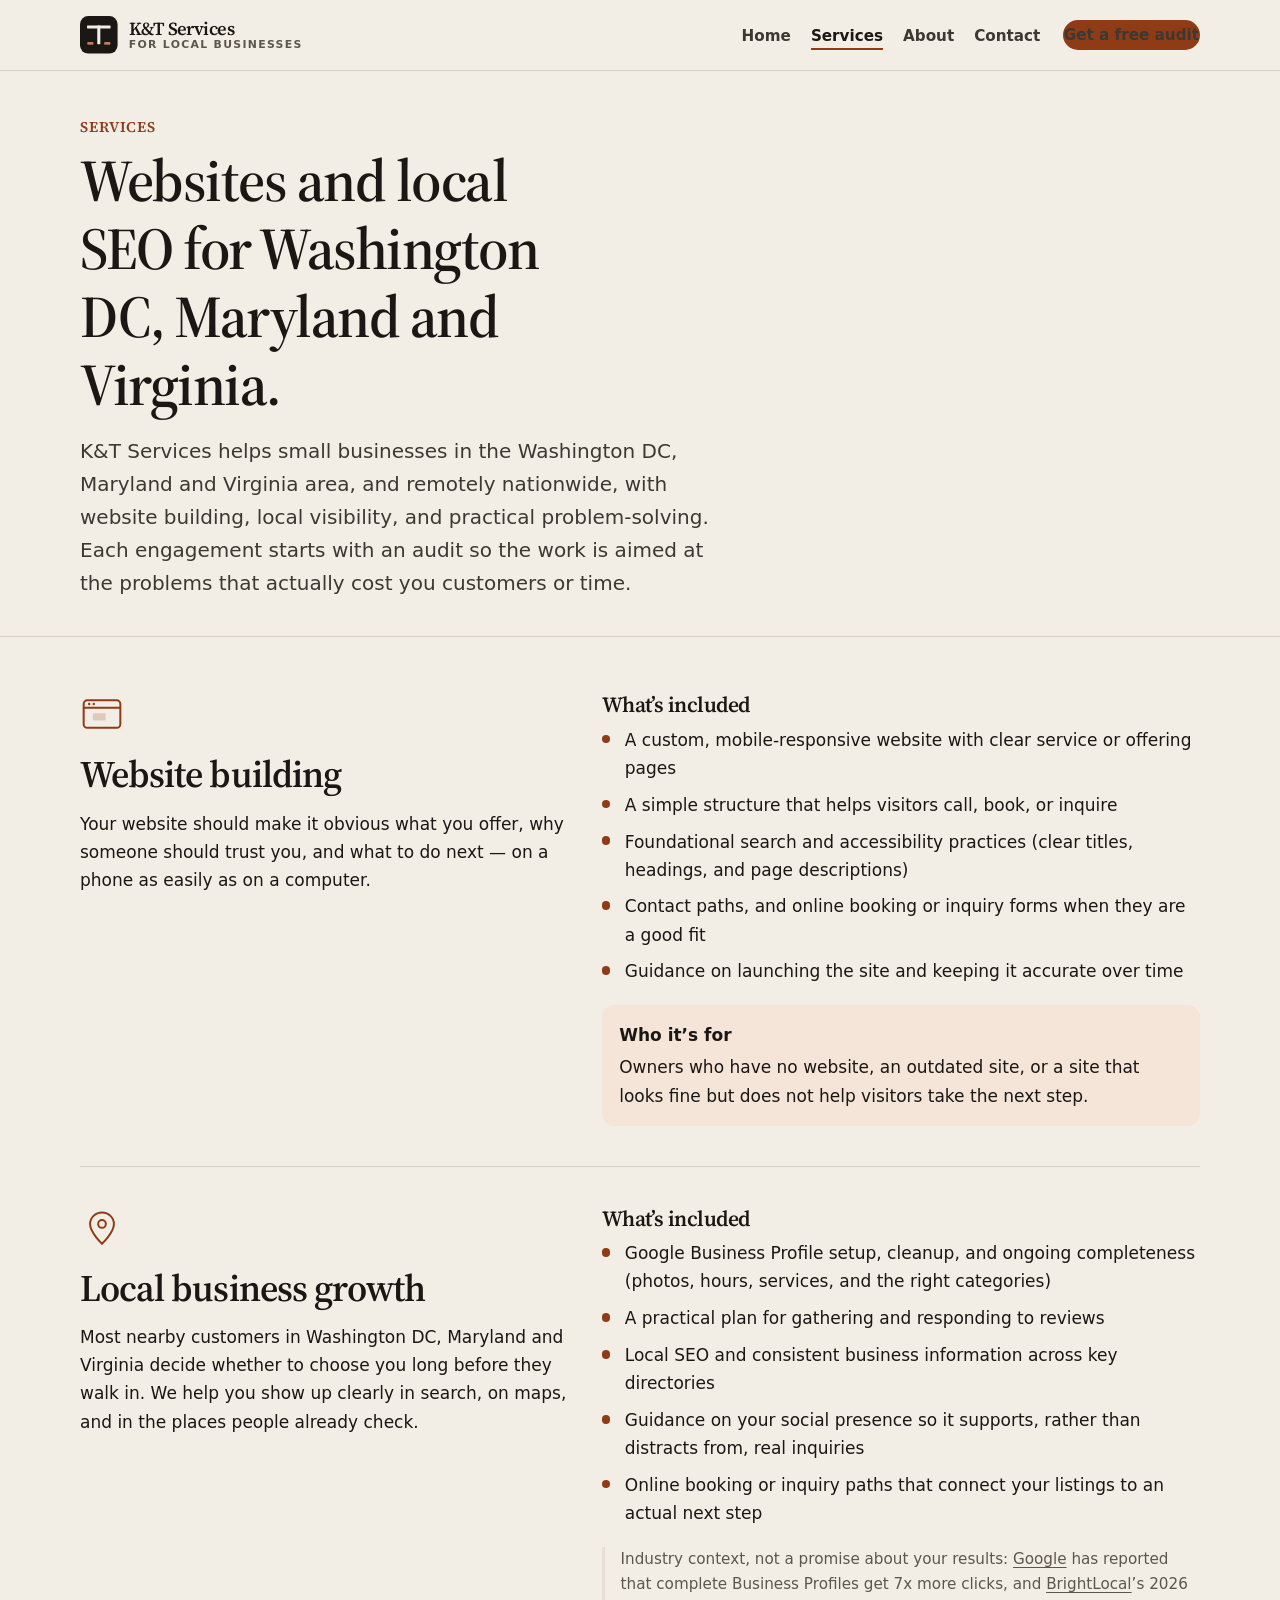
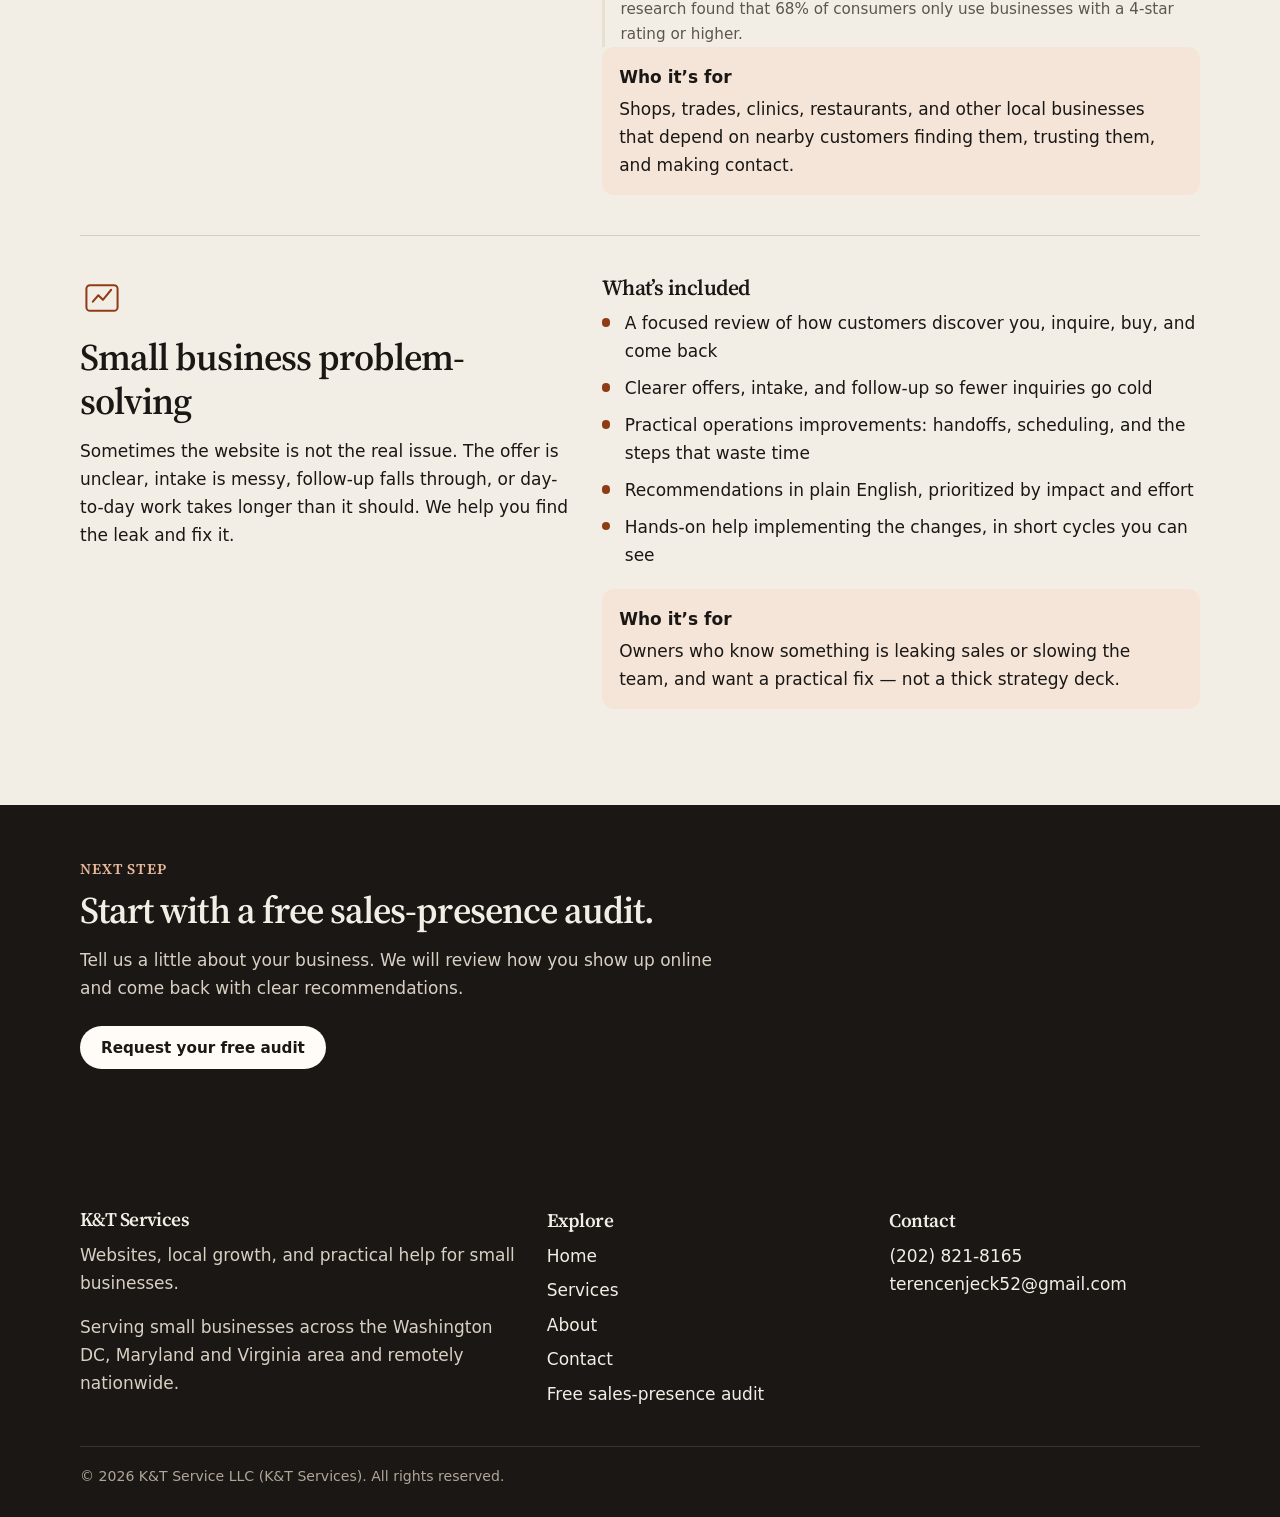
<file: services.html>
<!DOCTYPE html>
<html lang="en">
<head>
  <meta charset="utf-8">
  <meta name="viewport" content="width=device-width, initial-scale=1">
  <title>K&amp;T Services | Website &amp; Local SEO in DC, MD &amp; VA</title>
  <meta name="description" content="Website building, local SEO, and sales and operations help from K&amp;T Services for small businesses in Washington DC, Maryland and Virginia.">
  <link rel="canonical" href="https://terencengoh.github.io/k-and-t-services/services.html">
  <meta name="theme-color" content="#f3eee5">
  <meta property="og:type" content="website">
  <meta property="og:site_name" content="K&amp;T Services">
  <meta property="og:url" content="https://terencengoh.github.io/k-and-t-services/services.html">
  <meta property="og:locale" content="en_US">
  <meta property="og:title" content="K&amp;T Services | Website &amp; Local SEO in DC, MD &amp; VA">
  <meta property="og:description" content="Website building, local SEO, and sales and operations help from K&amp;T Services for small businesses in Washington DC, Maryland and Virginia.">
  <meta name="twitter:card" content="summary">
  <meta name="twitter:title" content="K&amp;T Services | Website &amp; Local SEO in DC, MD &amp; VA">
  <meta name="twitter:description" content="Website building, local SEO, and sales and operations help from K&amp;T Services for small businesses in Washington DC, Maryland and Virginia.">
  <link rel="icon" href="favicon.svg" type="image/svg+xml">
  <link rel="preconnect" href="https://fonts.googleapis.com">
  <link rel="preconnect" href="https://fonts.gstatic.com" crossorigin>
  <link href="https://fonts.googleapis.com/css2?family=Source+Serif+4:opsz,wght@8..60,500;8..60,600;8..60,700&display=swap" rel="stylesheet">
  <link rel="stylesheet" href="css/styles.css">
  <script type="application/ld+json">
{
  "@context": "https://schema.org",
  "@graph": [
    {
      "@type": "ProfessionalService",
      "@id": "https://terencengoh.github.io/k-and-t-services/#business",
      "name": "K&T Services",
      "legalName": "K&T Service LLC",
      "url": "https://terencengoh.github.io/k-and-t-services/",
      "description": "K&T Services builds websites, strengthens local visibility, and helps small businesses with sales and operations. Serving small businesses across the Washington DC, Maryland and Virginia area and remotely nationwide.",
      "telephone": "+1-202-821-8165",
      "email": "terencenjeck52@gmail.com",
      "logo": {
        "@type": "ImageObject",
        "url": "https://terencengoh.github.io/k-and-t-services/favicon.svg"
      },
      "founder": {
        "@type": "Person",
        "name": "Terence Ngoh",
        "url": "https://terencengoh.github.io/k-and-t-services/about.html"
      },
      "areaServed": [
        {
          "@type": "City",
          "name": "Washington, DC"
        },
        {
          "@type": "State",
          "name": "Maryland"
        },
        {
          "@type": "State",
          "name": "Virginia"
        },
        {
          "@type": "Country",
          "name": "United States"
        }
      ],
      "hasOfferCatalog": {
        "@type": "OfferCatalog",
        "name": "Small-business services",
        "itemListElement": [
          {
            "@type": "Offer",
            "itemOffered": {
              "@type": "Service",
              "name": "Website building",
              "description": "A clear, mobile-friendly website that explains what a business does, builds trust, and makes it easy to call, book, or inquire.",
              "url": "https://terencengoh.github.io/k-and-t-services/services.html#websites"
            }
          },
          {
            "@type": "Offer",
            "itemOffered": {
              "@type": "Service",
              "name": "Local business growth",
              "description": "Google Business Profile, reviews, local search, consistent listings, social presence, and online booking so nearby customers can find and choose a business.",
              "url": "https://terencengoh.github.io/k-and-t-services/services.html#local-growth"
            }
          },
          {
            "@type": "Offer",
            "itemOffered": {
              "@type": "Service",
              "name": "Sales and operations help",
              "description": "Practical fixes for messy intake, unclear offers, broken follow-up, and day-to-day processes that slow a small business down or leak sales.",
              "url": "https://terencengoh.github.io/k-and-t-services/services.html#problem-solving"
            }
          },
          {
            "@type": "Offer",
            "itemOffered": {
              "@type": "Service",
              "name": "Free sales-presence audit",
              "description": "A review of how a business shows up online, with straightforward recommendations the owner can act on.",
              "url": "https://terencengoh.github.io/k-and-t-services/contact.html"
            }
          }
        ]
      },
      "contactPoint": {
        "@type": "ContactPoint",
        "telephone": "+1-202-821-8165",
        "email": "terencenjeck52@gmail.com",
        "contactType": "customer support",
        "areaServed": [
          "Washington, DC",
          "Maryland",
          "Virginia",
          "United States"
        ],
        "availableLanguage": "English"
      }
    },
    {
      "@type": "WebSite",
      "@id": "https://terencengoh.github.io/k-and-t-services/#website",
      "url": "https://terencengoh.github.io/k-and-t-services/",
      "name": "K&T Services",
      "publisher": {
        "@id": "https://terencengoh.github.io/k-and-t-services/#business"
      },
      "inLanguage": "en"
    }
  ]
}
  </script>
</head>
<body>
  <a class="skip-link" href="#main">Skip to content</a>
  <header class="site-header">
    <div class="header-inner">
      <a class="logo" href="index.html">
        <svg class="logo-mark" viewBox="0 0 32 32" aria-hidden="true" focusable="false">
  <rect width="32" height="32" rx="7" fill="#1a1714"/>
  <rect x="6" y="8" width="20" height="2.6" rx="0.4" fill="#f3eee5"/>
  <rect x="14.7" y="8" width="2.6" height="16" rx="0.4" fill="#f3eee5"/>
  <rect x="6.2" y="22.2" width="5.2" height="2.2" rx="0.4" fill="#c57a52"/>
  <rect x="20.6" y="22.2" width="5.2" height="2.2" rx="0.4" fill="#c57a52"/>
</svg>
        <span class="wordmark">K&amp;T Services<small>For local businesses</small></span>
      </a>
      <button class="nav-toggle" id="nav-toggle" type="button" aria-expanded="false" aria-controls="site-nav" aria-label="Open menu">
        <span class="nav-toggle-bars"></span>
      </button>
      <nav class="site-nav" id="site-nav" aria-label="Primary">
        <ul>
          <li><a href="index.html">Home</a></li>
          <li><a href="services.html" aria-current="page">Services</a></li>
          <li><a href="about.html">About</a></li>
          <li><a href="contact.html">Contact</a></li>
        </ul>
        <a class="btn header-cta" href="contact.html?service=audit">Get a free audit</a>
      </nav>
    </div>
  </header>
  <main id="main">
    <header class="page-hero">
      <div class="wrap">
        <p class="section-kicker">Services</p>
        <h1>Websites and local SEO for Washington DC, Maryland and Virginia.</h1>
        <p class="lede">K&amp;T Services helps small businesses in the Washington DC, Maryland and Virginia area, and remotely nationwide, with website building, local visibility, and practical problem-solving. Each engagement starts with an audit so the work is aimed at the problems that actually cost you customers or time.</p>
      </div>
    </header>

    <div class="section">
      <div class="wrap">
        <article class="service-block" id="websites">
          <div>
            <svg class="card-icon" viewBox="0 0 48 48" aria-hidden="true" focusable="false">
  <rect x="4" y="8" width="40" height="30" rx="4" fill="none" stroke="currentColor" stroke-width="2.2"/>
  <path d="M4 16h40" fill="none" stroke="currentColor" stroke-width="2.2"/>
  <circle cx="10" cy="12" r="1.3" fill="currentColor"/>
  <circle cx="15" cy="12" r="1.3" fill="currentColor"/>
  <rect x="14" y="22" width="14" height="8" rx="1.5" fill="currentColor" opacity="0.2"/>
</svg>
            <h2>Website building</h2>
            <p>Your website should make it obvious what you offer, why someone should trust you, and what to do next — on a phone as easily as on a computer.</p>
          </div>
          <div>
            <h3>What’s included</h3>
            <ul class="include-list">
              <li>A custom, mobile-responsive website with clear service or offering pages</li>
              <li>A simple structure that helps visitors call, book, or inquire</li>
              <li>Foundational search and accessibility practices (clear titles, headings, and page descriptions)</li>
              <li>Contact paths, and online booking or inquiry forms when they are a good fit</li>
              <li>Guidance on launching the site and keeping it accurate over time</li>
            </ul>
            <div class="who-for">
              <strong>Who it’s for</strong>
              Owners who have no website, an outdated site, or a site that looks fine but does not help visitors take the next step.
            </div>
          </div>
        </article>

        <article class="service-block" id="local-growth">
          <div>
            <svg class="card-icon" viewBox="0 0 48 48" aria-hidden="true" focusable="false">
  <path d="M24 6c7.2 0 13 5.6 13 12.6 0 9.3-13 21.4-13 21.4S11 27.9 11 18.6C11 11.6 16.8 6 24 6z" fill="none" stroke="currentColor" stroke-width="2.2"/>
  <circle cx="24" cy="18.5" r="4.2" fill="none" stroke="currentColor" stroke-width="2.2"/>
</svg>
            <h2>Local business growth</h2>
            <p>Most nearby customers in Washington DC, Maryland and Virginia decide whether to choose you long before they walk in. We help you show up clearly in search, on maps, and in the places people already check.</p>
          </div>
          <div>
            <h3>What’s included</h3>
            <ul class="include-list">
              <li>Google Business Profile setup, cleanup, and ongoing completeness (photos, hours, services, and the right categories)</li>
              <li>A practical plan for gathering and responding to reviews</li>
              <li>Local SEO and consistent business information across key directories</li>
              <li>Guidance on your social presence so it supports, rather than distracts from, real inquiries</li>
              <li>Online booking or inquiry paths that connect your listings to an actual next step</li>
            </ul>
            <p class="cite">Industry context, not a promise about your results: <a href="https://www.google.com/business/">Google</a> has reported that complete Business Profiles get 7x more clicks, and <a href="https://www.brightlocal.com/">BrightLocal</a>’s 2026 research found that 68% of consumers only use businesses with a 4-star rating or higher.</p>
            <div class="who-for">
              <strong>Who it’s for</strong>
              Shops, trades, clinics, restaurants, and other local businesses that depend on nearby customers finding them, trusting them, and making contact.
            </div>
          </div>
        </article>

        <article class="service-block" id="problem-solving">
          <div>
            <svg class="card-icon" viewBox="0 0 48 48" aria-hidden="true" focusable="false">
  <rect x="7" y="10" width="34" height="28" rx="4" fill="none" stroke="currentColor" stroke-width="2.2"/>
  <path d="M14 28l6-7 5 5 9-11" fill="none" stroke="currentColor" stroke-width="2.2" stroke-linecap="round" stroke-linejoin="round"/>
</svg>
            <h2>Small business problem-solving</h2>
            <p>Sometimes the website is not the real issue. The offer is unclear, intake is messy, follow-up falls through, or day-to-day work takes longer than it should. We help you find the leak and fix it.</p>
          </div>
          <div>
            <h3>What’s included</h3>
            <ul class="include-list">
              <li>A focused review of how customers discover you, inquire, buy, and come back</li>
              <li>Clearer offers, intake, and follow-up so fewer inquiries go cold</li>
              <li>Practical operations improvements: handoffs, scheduling, and the steps that waste time</li>
              <li>Recommendations in plain English, prioritized by impact and effort</li>
              <li>Hands-on help implementing the changes, in short cycles you can see</li>
            </ul>
            <div class="who-for">
              <strong>Who it’s for</strong>
              Owners who know something is leaking sales or slowing the team, and want a practical fix — not a thick strategy deck.
            </div>
          </div>
        </article>
      </div>
    </div>

    <section class="section band-ink" aria-labelledby="services-cta">
      <div class="wrap">
        <div class="section-head">
          <p class="section-kicker">Next step</p>
          <h2 id="services-cta">Start with a free sales-presence audit.</h2>
          <p>Tell us a little about your business. We will review how you show up online and come back with clear recommendations.</p>
          <div class="btn-row">
            <a class="btn btn-light" href="contact.html?service=audit">Request your free audit</a>
          </div>
        </div>
      </div>
    </section>
  </main>
  <footer class="site-footer">
    <div class="wrap footer-grid">
      <div>
        <p class="wordmark">K&amp;T Services</p>
        <p>Websites, local growth, and practical help for small businesses.</p>
        <p>Serving small businesses across the Washington DC, Maryland and Virginia area and remotely nationwide.</p>
      </div>
      <nav class="footer-nav" aria-label="Footer">
        <h2>Explore</h2>
        <ul>
          <li><a href="index.html">Home</a></li>
          <li><a href="services.html">Services</a></li>
          <li><a href="about.html">About</a></li>
          <li><a href="contact.html">Contact</a></li>
          <li><a href="contact.html?service=audit">Free sales-presence audit</a></li>
        </ul>
      </nav>
      <div class="footer-contact">
        <h2>Contact</h2>
        <p><a href="tel:+12028218165">(202) 821-8165</a></p>
        <p><a href="mailto:terencenjeck52@gmail.com">terencenjeck52@gmail.com</a></p>
      </div>
    </div>
    <div class="wrap footer-meta">
      <p>&copy; <span data-year>2026</span> K&amp;T Service LLC (K&amp;T Services). All rights reserved.</p>
    </div>
  </footer>
  <script src="js/main.js" defer></script>
</body>
</html>
</file>
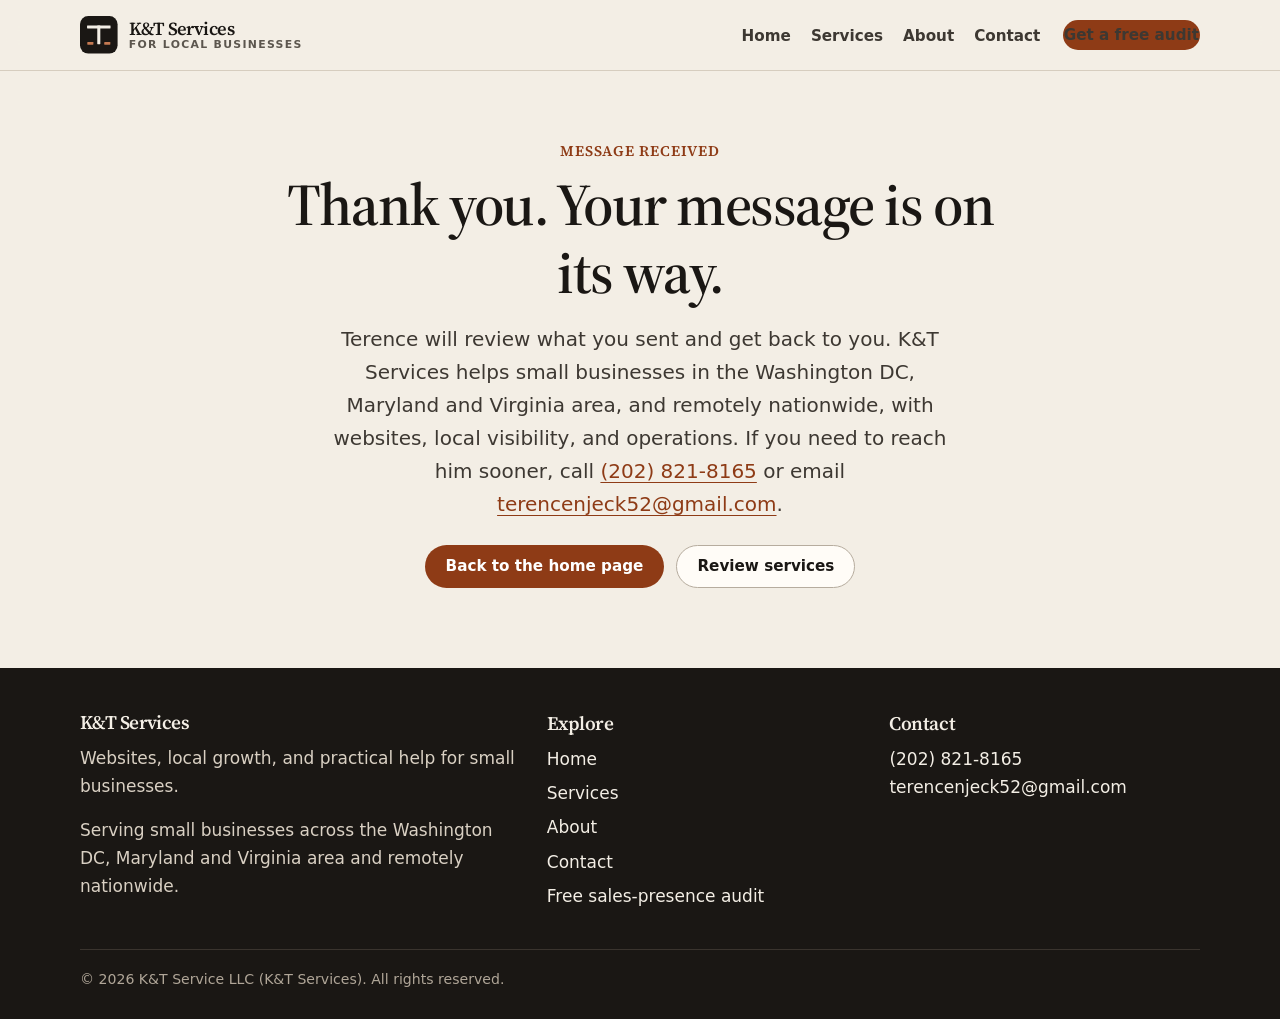
<file: thank-you.html>
<!DOCTYPE html>
<html lang="en">
<head>
  <meta charset="utf-8">
  <meta name="viewport" content="width=device-width, initial-scale=1">
  <title>Thank you | K&amp;T Services</title>
  <meta name="description" content="Thanks for contacting K&amp;T Services. Terence will reply about websites, local visibility, or operations help.">
  <meta name="robots" content="noindex, follow">
  <link rel="canonical" href="https://terencengoh.github.io/k-and-t-services/thank-you.html">
  <meta name="theme-color" content="#f3eee5">
  <meta property="og:type" content="website">
  <meta property="og:site_name" content="K&amp;T Services">
  <meta property="og:url" content="https://terencengoh.github.io/k-and-t-services/thank-you.html">
  <meta property="og:locale" content="en_US">
  <meta property="og:title" content="Thank you | K&amp;T Services">
  <meta property="og:description" content="Thanks for contacting K&amp;T Services. Terence will reply about websites, local visibility, or operations help.">
  <meta name="twitter:card" content="summary">
  <meta name="twitter:title" content="Thank you | K&amp;T Services">
  <meta name="twitter:description" content="Thanks for contacting K&amp;T Services. Terence will reply about websites, local visibility, or operations help.">
  <link rel="icon" href="favicon.svg" type="image/svg+xml">
  <link rel="preconnect" href="https://fonts.googleapis.com">
  <link rel="preconnect" href="https://fonts.gstatic.com" crossorigin>
  <link href="https://fonts.googleapis.com/css2?family=Source+Serif+4:opsz,wght@8..60,500;8..60,600;8..60,700&display=swap" rel="stylesheet">
  <link rel="stylesheet" href="css/styles.css">
  <script type="application/ld+json">
{
  "@context": "https://schema.org",
  "@graph": [
    {
      "@type": "ProfessionalService",
      "@id": "https://terencengoh.github.io/k-and-t-services/#business",
      "name": "K&T Services",
      "legalName": "K&T Service LLC",
      "url": "https://terencengoh.github.io/k-and-t-services/",
      "description": "K&T Services builds websites, strengthens local visibility, and helps small businesses with sales and operations. Serving small businesses across the Washington DC, Maryland and Virginia area and remotely nationwide.",
      "telephone": "+1-202-821-8165",
      "email": "terencenjeck52@gmail.com",
      "logo": {
        "@type": "ImageObject",
        "url": "https://terencengoh.github.io/k-and-t-services/favicon.svg"
      },
      "founder": {
        "@type": "Person",
        "name": "Terence Ngoh",
        "url": "https://terencengoh.github.io/k-and-t-services/about.html"
      },
      "areaServed": [
        {
          "@type": "City",
          "name": "Washington, DC"
        },
        {
          "@type": "State",
          "name": "Maryland"
        },
        {
          "@type": "State",
          "name": "Virginia"
        },
        {
          "@type": "Country",
          "name": "United States"
        }
      ],
      "hasOfferCatalog": {
        "@type": "OfferCatalog",
        "name": "Small-business services",
        "itemListElement": [
          {
            "@type": "Offer",
            "itemOffered": {
              "@type": "Service",
              "name": "Website building",
              "description": "A clear, mobile-friendly website that explains what a business does, builds trust, and makes it easy to call, book, or inquire.",
              "url": "https://terencengoh.github.io/k-and-t-services/services.html#websites"
            }
          },
          {
            "@type": "Offer",
            "itemOffered": {
              "@type": "Service",
              "name": "Local business growth",
              "description": "Google Business Profile, reviews, local search, consistent listings, social presence, and online booking so nearby customers can find and choose a business.",
              "url": "https://terencengoh.github.io/k-and-t-services/services.html#local-growth"
            }
          },
          {
            "@type": "Offer",
            "itemOffered": {
              "@type": "Service",
              "name": "Sales and operations help",
              "description": "Practical fixes for messy intake, unclear offers, broken follow-up, and day-to-day processes that slow a small business down or leak sales.",
              "url": "https://terencengoh.github.io/k-and-t-services/services.html#problem-solving"
            }
          },
          {
            "@type": "Offer",
            "itemOffered": {
              "@type": "Service",
              "name": "Free sales-presence audit",
              "description": "A review of how a business shows up online, with straightforward recommendations the owner can act on.",
              "url": "https://terencengoh.github.io/k-and-t-services/contact.html"
            }
          }
        ]
      },
      "contactPoint": {
        "@type": "ContactPoint",
        "telephone": "+1-202-821-8165",
        "email": "terencenjeck52@gmail.com",
        "contactType": "customer support",
        "areaServed": [
          "Washington, DC",
          "Maryland",
          "Virginia",
          "United States"
        ],
        "availableLanguage": "English"
      }
    },
    {
      "@type": "WebSite",
      "@id": "https://terencengoh.github.io/k-and-t-services/#website",
      "url": "https://terencengoh.github.io/k-and-t-services/",
      "name": "K&T Services",
      "publisher": {
        "@id": "https://terencengoh.github.io/k-and-t-services/#business"
      },
      "inLanguage": "en"
    }
  ]
}
  </script>
</head>
<body>
  <a class="skip-link" href="#main">Skip to content</a>
  <header class="site-header">
    <div class="header-inner">
      <a class="logo" href="index.html">
        <svg class="logo-mark" viewBox="0 0 32 32" aria-hidden="true" focusable="false">
  <rect width="32" height="32" rx="7" fill="#1a1714"/>
  <rect x="6" y="8" width="20" height="2.6" rx="0.4" fill="#f3eee5"/>
  <rect x="14.7" y="8" width="2.6" height="16" rx="0.4" fill="#f3eee5"/>
  <rect x="6.2" y="22.2" width="5.2" height="2.2" rx="0.4" fill="#c57a52"/>
  <rect x="20.6" y="22.2" width="5.2" height="2.2" rx="0.4" fill="#c57a52"/>
</svg>
        <span class="wordmark">K&amp;T Services<small>For local businesses</small></span>
      </a>
      <button class="nav-toggle" id="nav-toggle" type="button" aria-expanded="false" aria-controls="site-nav" aria-label="Open menu">
        <span class="nav-toggle-bars"></span>
      </button>
      <nav class="site-nav" id="site-nav" aria-label="Primary">
        <ul>
          <li><a href="index.html">Home</a></li>
          <li><a href="services.html">Services</a></li>
          <li><a href="about.html">About</a></li>
          <li><a href="contact.html">Contact</a></li>
        </ul>
        <a class="btn header-cta" href="contact.html?service=audit">Get a free audit</a>
      </nav>
    </div>
  </header>
  <main id="main">
    <section class="thanks wrap-narrow">
      <p class="section-kicker">Message received</p>
      <h1>Thank you. Your message is on its way.</h1>
      <p class="lede">Terence will review what you sent and get back to you. K&amp;T Services helps small businesses in the Washington DC, Maryland and Virginia area, and remotely nationwide, with websites, local visibility, and operations. If you need to reach him sooner, call <a href="tel:+12028218165">(202) 821-8165</a> or email <a href="mailto:terencenjeck52@gmail.com">terencenjeck52@gmail.com</a>.</p>
      <div class="btn-row" style="justify-content:center">
        <a class="btn btn-primary" href="index.html">Back to the home page</a>
        <a class="btn btn-secondary" href="services.html">Review services</a>
      </div>
    </section>
  </main>
  <footer class="site-footer">
    <div class="wrap footer-grid">
      <div>
        <p class="wordmark">K&amp;T Services</p>
        <p>Websites, local growth, and practical help for small businesses.</p>
        <p>Serving small businesses across the Washington DC, Maryland and Virginia area and remotely nationwide.</p>
      </div>
      <nav class="footer-nav" aria-label="Footer">
        <h2>Explore</h2>
        <ul>
          <li><a href="index.html">Home</a></li>
          <li><a href="services.html">Services</a></li>
          <li><a href="about.html">About</a></li>
          <li><a href="contact.html">Contact</a></li>
          <li><a href="contact.html?service=audit">Free sales-presence audit</a></li>
        </ul>
      </nav>
      <div class="footer-contact">
        <h2>Contact</h2>
        <p><a href="tel:+12028218165">(202) 821-8165</a></p>
        <p><a href="mailto:terencenjeck52@gmail.com">terencenjeck52@gmail.com</a></p>
      </div>
    </div>
    <div class="wrap footer-meta">
      <p>&copy; <span data-year>2026</span> K&amp;T Service LLC (K&amp;T Services). All rights reserved.</p>
    </div>
  </footer>
  <script src="js/main.js" defer></script>
</body>
</html>
</file>
<file: css/styles.css>
/* K&T Services — shared styles */
:root {
  --ink: #1a1714;
  --ink-soft: #3d3832;
  --muted: #5c564e;
  --cream: #f3eee5;
  --paper: #fffcf7;
  --sand: #e7dfd2;
  --line: #d6cdbf;
  --accent: #8e3b16;
  --accent-hover: #6f2c10;
  --accent-soft: #f4e5d8;
  --forest: #2c4a45;
  --forest-soft: #dce7e4;
  --focus: #8e3b16;
  --danger: #8a1c1c;
  --shadow: 0 16px 40px rgba(26, 23, 20, 0.08);
  --shadow-soft: 0 8px 24px rgba(26, 23, 20, 0.06);
  --radius: 1rem;
  --radius-sm: 0.75rem;
  --header-h: 4.35rem;
  --max: 70rem;
  --narrow: 46rem;
  --font-serif: "Source Serif 4", Georgia, "Times New Roman", serif;
  --font-sans: "Segoe UI", system-ui, -apple-system, "Helvetica Neue", Helvetica, Arial, sans-serif;
  --space: 1.25rem;
}

*,
*::before,
*::after {
  box-sizing: border-box;
}

html {
  scroll-behavior: smooth;
}

html:focus-within {
  scroll-behavior: smooth;
}

body {
  margin: 0;
  background: var(--cream);
  color: var(--ink);
  font-family: var(--font-sans);
  font-size: 1.0625rem;
  line-height: 1.65;
  min-height: 100vh;
  display: flex;
  flex-direction: column;
}

img,
svg {
  max-width: 100%;
  display: block;
}

a {
  color: var(--accent);
  text-decoration-thickness: 1px;
  text-underline-offset: 0.18em;
}

a:hover {
  color: var(--accent-hover);
}

:focus-visible {
  outline: 2px solid var(--focus);
  outline-offset: 3px;
}

.skip-link {
  position: absolute;
  left: 1rem;
  top: -4rem;
  z-index: 200;
  background: var(--ink);
  color: var(--paper);
  padding: 0.6rem 1rem;
  border-radius: 0.4rem;
  text-decoration: none;
}

.skip-link:focus {
  top: 0.75rem;
}

h1,
h2,
h3,
h4,
.wordmark,
.step-num,
.hero-kicker,
.section-kicker {
  font-family: var(--font-serif);
  font-weight: 600;
  letter-spacing: -0.025em;
  line-height: 1.15;
  color: var(--ink);
}

h1 {
  font-size: clamp(2.15rem, 5.4vw, 3.7rem);
  margin: 0 0 1rem;
}

h2 {
  font-size: clamp(1.7rem, 3.2vw, 2.35rem);
  margin: 0 0 0.85rem;
}

h3 {
  font-size: 1.35rem;
  margin: 0 0 0.5rem;
}

p {
  margin: 0 0 1rem;
}

p:last-child {
  margin-bottom: 0;
}

.lede {
  font-size: clamp(1.1rem, 2vw, 1.25rem);
  color: var(--ink-soft);
  max-width: 40rem;
}

.muted {
  color: var(--muted);
}

.section-kicker,
.hero-kicker {
  display: block;
  font-size: 0.92rem;
  font-weight: 600;
  letter-spacing: 0.06em;
  text-transform: uppercase;
  color: var(--accent);
  margin-bottom: 0.7rem;
}

.wrap {
  width: min(calc(100% - 2rem), var(--max));
  margin-inline: auto;
}

.wrap-narrow {
  width: min(calc(100% - 2rem), var(--narrow));
  margin-inline: auto;
}

/* Header */
.site-header {
  position: sticky;
  top: 0;
  z-index: 100;
  background: color-mix(in srgb, var(--cream) 88%, transparent);
  backdrop-filter: blur(14px);
  -webkit-backdrop-filter: blur(14px);
  border-bottom: 1px solid var(--line);
}

.header-inner {
  width: min(calc(100% - 2rem), var(--max));
  margin-inline: auto;
  min-height: var(--header-h);
  display: flex;
  align-items: center;
  justify-content: space-between;
  gap: 1rem;
}

.logo {
  display: flex;
  align-items: center;
  gap: 0.7rem;
  text-decoration: none;
  color: var(--ink);
  flex-shrink: 0;
}

.logo:hover {
  color: var(--ink);
}

.logo-mark {
  width: 2.35rem;
  height: 2.35rem;
  flex-shrink: 0;
}

.wordmark {
  font-size: 1.15rem;
  letter-spacing: -0.03em;
  font-weight: 600;
  line-height: 1.1;
}

.wordmark small {
  display: block;
  font-family: var(--font-sans);
  font-size: 0.68rem;
  font-weight: 600;
  letter-spacing: 0.12em;
  text-transform: uppercase;
  color: var(--muted);
}

.nav-toggle {
  display: none;
  width: 2.75rem;
  height: 2.75rem;
  border: 1px solid var(--line);
  background: var(--paper);
  border-radius: 0.55rem;
  cursor: pointer;
  align-items: center;
  justify-content: center;
  padding: 0;
}

.nav-toggle-bars {
  display: block;
  width: 1.15rem;
  height: 2px;
  background: var(--ink);
  position: relative;
  border: 0;
}

.nav-toggle-bars::before,
.nav-toggle-bars::after {
  content: "";
  position: absolute;
  left: 0;
  width: 1.15rem;
  height: 2px;
  background: var(--ink);
}

.nav-toggle-bars::before {
  top: -6px;
}

.nav-toggle-bars::after {
  top: 6px;
}

.nav-toggle[aria-expanded="true"] .nav-toggle-bars {
  background: transparent;
}

.nav-toggle[aria-expanded="true"] .nav-toggle-bars::before {
  top: 0;
  transform: rotate(45deg);
}

.nav-toggle[aria-expanded="true"] .nav-toggle-bars::after {
  top: 0;
  transform: rotate(-45deg);
}

.site-nav {
  display: flex;
  align-items: center;
  gap: 0.35rem 1.4rem;
}

.site-nav ul {
  display: flex;
  gap: 0.2rem 1.25rem;
  list-style: none;
  margin: 0;
  padding: 0;
}

.site-nav a {
  color: var(--ink-soft);
  text-decoration: none;
  font-weight: 600;
  font-size: 0.95rem;
  padding: 0.3rem 0;
}

.site-nav a:hover,
.site-nav a[aria-current="page"] {
  color: var(--ink);
}

.site-nav a[aria-current="page"] {
  box-shadow: inset 0 -2px 0 var(--accent);
}

.btn {
  display: inline-flex;
  align-items: center;
  justify-content: center;
  gap: 0.45rem;
  border: 1px solid transparent;
  border-radius: 999px;
  padding: 0.72rem 1.25rem;
  font: inherit;
  font-size: 0.95rem;
  font-weight: 650;
  line-height: 1.2;
  text-decoration: none;
  cursor: pointer;
  transition: background-color 0.15s ease, color 0.15s ease, border-color 0.15s ease, transform 0.15s ease;
}

.btn:hover {
  text-decoration: none;
}

.btn-primary,
.header-cta {
  background: var(--accent);
  color: #fff;
}

.btn-primary:hover,
.header-cta:hover {
  background: var(--accent-hover);
  color: #fff;
}

.btn-secondary {
  background: var(--paper);
  color: var(--ink);
  border-color: #b6ac9e;
}

.btn-secondary:hover {
  background: #fff;
  color: var(--ink);
  border-color: var(--ink);
}

.btn-ghost {
  background: transparent;
  color: #f3eee5;
  border-color: #9a9186;
}

.btn-ghost:hover {
  background: rgba(255, 252, 247, 0.1);
  color: #fff;
  border-color: #f3eee5;
}

.btn-light {
  background: var(--paper);
  color: var(--ink);
}

.btn-light:hover {
  background: #fff;
  color: var(--ink);
}

.btn-row {
  display: flex;
  flex-wrap: wrap;
  gap: 0.75rem;
  margin-top: 1.5rem;
}

/* Hero and page headers */
main {
  flex: 1;
}

.hero {
  padding: 3.25rem 0 3.5rem;
}

.hero-grid {
  display: grid;
  grid-template-columns: minmax(0, 1.15fr) minmax(0, 0.85fr);
  gap: 2.5rem;
  align-items: center;
}

.hero-art {
  background: var(--paper);
  border: 1px solid var(--line);
  border-radius: calc(var(--radius) + 0.25rem);
  padding: 1.25rem 1.1rem 1rem;
  box-shadow: var(--shadow);
}

.hero-art svg {
  width: 100%;
  height: auto;
}

.page-hero {
  padding: 3rem 0 2.25rem;
  border-bottom: 1px solid var(--line);
}

.page-hero h1 {
  max-width: 18ch;
}

/* Sections */
.section {
  padding: 3.5rem 0;
}

.section-head {
  max-width: 40rem;
  margin-bottom: 2rem;
}

.band {
  background: var(--paper);
  border-block: 1px solid var(--line);
}

.band-ink {
  background: var(--ink);
  color: #f3eee5;
  border: 0;
  padding-bottom: 4rem;
}

.band-ink h2,
.band-ink .section-kicker {
  color: #f3eee5;
}

.band-ink .section-kicker {
  color: #e8b89a;
}

.band-ink .muted,
.band-ink p {
  color: #d9d0c3;
}

/* Cards and grids */
.card-grid {
  display: grid;
  grid-template-columns: repeat(3, minmax(0, 1fr));
  gap: 1.15rem;
}

.card {
  background: var(--paper);
  border: 1px solid var(--line);
  border-radius: var(--radius);
  padding: 1.4rem 1.3rem 1.35rem;
  box-shadow: var(--shadow-soft);
  height: 100%;
  display: flex;
  flex-direction: column;
}

.band .card {
  background: var(--cream);
}

.card-icon {
  width: 2.75rem;
  height: 2.75rem;
  margin-bottom: 1rem;
  color: var(--accent);
}

.card a.card-link {
  margin-top: auto;
  padding-top: 1rem;
  font-weight: 650;
  color: var(--accent);
  text-decoration: none;
}

.card a.card-link:hover {
  color: var(--accent-hover);
  text-decoration: underline;
}

.steps {
  display: grid;
  grid-template-columns: repeat(3, minmax(0, 1fr));
  gap: 1.15rem;
  counter-reset: step;
}

.step {
  padding: 0.25rem 0.15rem 0.5rem;
}

.step-num {
  display: block;
  font-size: 2rem;
  color: var(--accent);
  margin-bottom: 0.5rem;
}

.cite {
  font-size: 0.95rem;
  color: var(--muted);
  border-left: 3px solid var(--sand);
  padding-left: 1rem;
  margin: 1.25rem 0 0;
}

.cite a {
  color: inherit;
}

/* Service detail blocks */
.service-block {
  display: grid;
  grid-template-columns: minmax(0, 0.9fr) minmax(0, 1.1fr);
  gap: 2rem;
  padding: 2.5rem 0;
  border-top: 1px solid var(--line);
  align-items: start;
}

.service-block:first-of-type {
  border-top: 0;
  padding-top: 0;
}

.include-list,
.check-list {
  list-style: none;
  margin: 0 0 1.25rem;
  padding: 0;
}

.include-list li,
.check-list li {
  position: relative;
  padding-left: 1.45rem;
  margin: 0 0 0.55rem;
}

.include-list li::before,
.check-list li::before {
  content: "";
  position: absolute;
  left: 0;
  top: 0.55rem;
  width: 0.55rem;
  height: 0.55rem;
  border-radius: 50%;
  background: var(--accent);
}

.who-for {
  background: var(--accent-soft);
  border-radius: var(--radius-sm);
  padding: 1rem 1.1rem;
}

.who-for strong {
  display: block;
  margin-bottom: 0.25rem;
}

/* About */
.approach-grid {
  display: grid;
  grid-template-columns: repeat(2, minmax(0, 1fr));
  gap: 1.15rem;
}

.approach-item {
  background: var(--paper);
  border: 1px solid var(--line);
  border-radius: var(--radius);
  padding: 1.25rem 1.2rem;
}

/* Contact */
.contact-grid {
  display: grid;
  grid-template-columns: minmax(0, 0.85fr) minmax(0, 1.15fr);
  gap: 2rem;
  align-items: start;
}

.contact-details {
  background: var(--paper);
  border: 1px solid var(--line);
  border-radius: var(--radius);
  padding: 1.4rem 1.3rem;
}

.contact-details dl {
  margin: 0;
}

.contact-details dt {
  font-size: 0.78rem;
  font-weight: 700;
  letter-spacing: 0.08em;
  text-transform: uppercase;
  color: var(--muted);
  margin: 1rem 0 0.2rem;
}

.contact-details dt:first-child {
  margin-top: 0;
}

.contact-details dd {
  margin: 0;
}

.contact-details a {
  color: var(--ink);
  font-weight: 650;
  text-decoration: none;
}

.contact-details a:hover {
  color: var(--accent);
  text-decoration: underline;
}

.form-card {
  background: var(--paper);
  border: 1px solid var(--line);
  border-radius: var(--radius);
  padding: 1.5rem 1.35rem 1.4rem;
  box-shadow: var(--shadow-soft);
}

.form-row {
  margin-bottom: 1rem;
}

.form-row label,
.form-row .label {
  display: block;
  font-weight: 650;
  font-size: 0.92rem;
  margin-bottom: 0.35rem;
}

.req {
  color: var(--accent);
}

input[type="text"],
input[type="email"],
input[type="tel"],
select,
textarea {
  width: 100%;
  font: inherit;
  color: var(--ink);
  background: var(--cream);
  border: 1px solid var(--line);
  border-radius: 0.65rem;
  padding: 0.7rem 0.8rem;
}

input:hover,
select:hover,
textarea:hover {
  border-color: #c4b9a8;
}

input:focus,
select:focus,
textarea:focus {
  outline: 2px solid var(--focus);
  outline-offset: 1px;
  border-color: var(--accent);
  background: #fff;
}

textarea {
  min-height: 8.5rem;
  resize: vertical;
}

.honeypot {
  position: absolute;
  left: -10000px;
  width: 1px;
  height: 1px;
  overflow: hidden;
}

.form-note {
  font-size: 0.9rem;
  color: var(--muted);
  margin: 0.85rem 0 0;
}

.form-status[hidden] {
  display: none;
}

.form-status {
  margin: 0 0 1rem;
  padding: 0.75rem 0.9rem;
  border-radius: 0.65rem;
  background: var(--forest-soft);
  color: var(--forest);
  font-weight: 600;
}

/* Thank-you */
.thanks {
  padding: 4.5rem 0 5rem;
  text-align: center;
}

.thanks h1 {
  max-width: none;
}

.thanks p {
  margin-inline: auto;
}

/* Footer */
.site-footer {
  background: var(--ink);
  color: #d9d0c3;
  padding: 2.75rem 0 1.75rem;
  margin-top: auto;
}

.footer-grid {
  display: grid;
  grid-template-columns: 1.4fr 1fr 1fr;
  gap: 2rem;
}

.site-footer .wordmark,
.site-footer h2 {
  color: #f3eee5;
  font-size: 1.2rem;
  margin: 0 0 0.65rem;
}

.site-footer a {
  color: #f3eee5;
  text-decoration: none;
}

.site-footer a:hover {
  color: #e8b89a;
  text-decoration: underline;
}

.footer-nav ul,
.footer-contact p {
  list-style: none;
  margin: 0;
  padding: 0;
}

.footer-nav li {
  margin: 0 0 0.4rem;
}

.footer-meta {
  margin-top: 2rem;
  padding-top: 1.15rem;
  border-top: 1px solid #3a342e;
  font-size: 0.88rem;
  color: #b0a698;
}

/* Utilities */
.visually-hidden {
  position: absolute;
  width: 1px;
  height: 1px;
  padding: 0;
  margin: -1px;
  overflow: hidden;
  clip: rect(0, 0, 0, 0);
  white-space: nowrap;
  border: 0;
}

/* Responsive */
@media (max-width: 900px) {
  .hero-grid,
  .card-grid,
  .steps,
  .service-block,
  .contact-grid,
  .approach-grid,
  .footer-grid {
    grid-template-columns: 1fr;
  }

  .hero {
    padding-top: 2.25rem;
  }

  .hero-art {
    order: -1;
    max-width: 28rem;
  }

  .service-block {
    gap: 1.15rem;
    padding: 2rem 0;
  }
}

@media (max-width: 760px) {
  .nav-toggle {
    display: inline-flex;
    margin-left: auto;
  }

  .header-inner {
    flex-wrap: wrap;
  }

  .site-nav {
    display: none;
    flex-basis: 100%;
    flex-direction: column;
    align-items: stretch;
    gap: 0.75rem;
    padding: 0.25rem 0 1rem;
  }

  .site-nav.is-open {
    display: flex;
  }

  .site-nav ul {
    flex-direction: column;
    gap: 0;
  }

  .site-nav a {
    display: block;
    padding: 0.65rem 0;
    border-bottom: 1px solid var(--line);
  }

  .header-cta {
    width: 100%;
  }

  .wordmark small {
    display: none;
  }
}

@media (prefers-reduced-motion: reduce) {
  html {
    scroll-behavior: auto;
  }

  .btn,
  .nav-toggle-bars,
  .nav-toggle-bars::before,
  .nav-toggle-bars::after {
    transition: none;
  }
}

@media (prefers-contrast: more) {
  .card,
  .form-card,
  .hero-art,
  .contact-details,
  .approach-item {
    border-color: var(--ink);
  }
}
</file>
